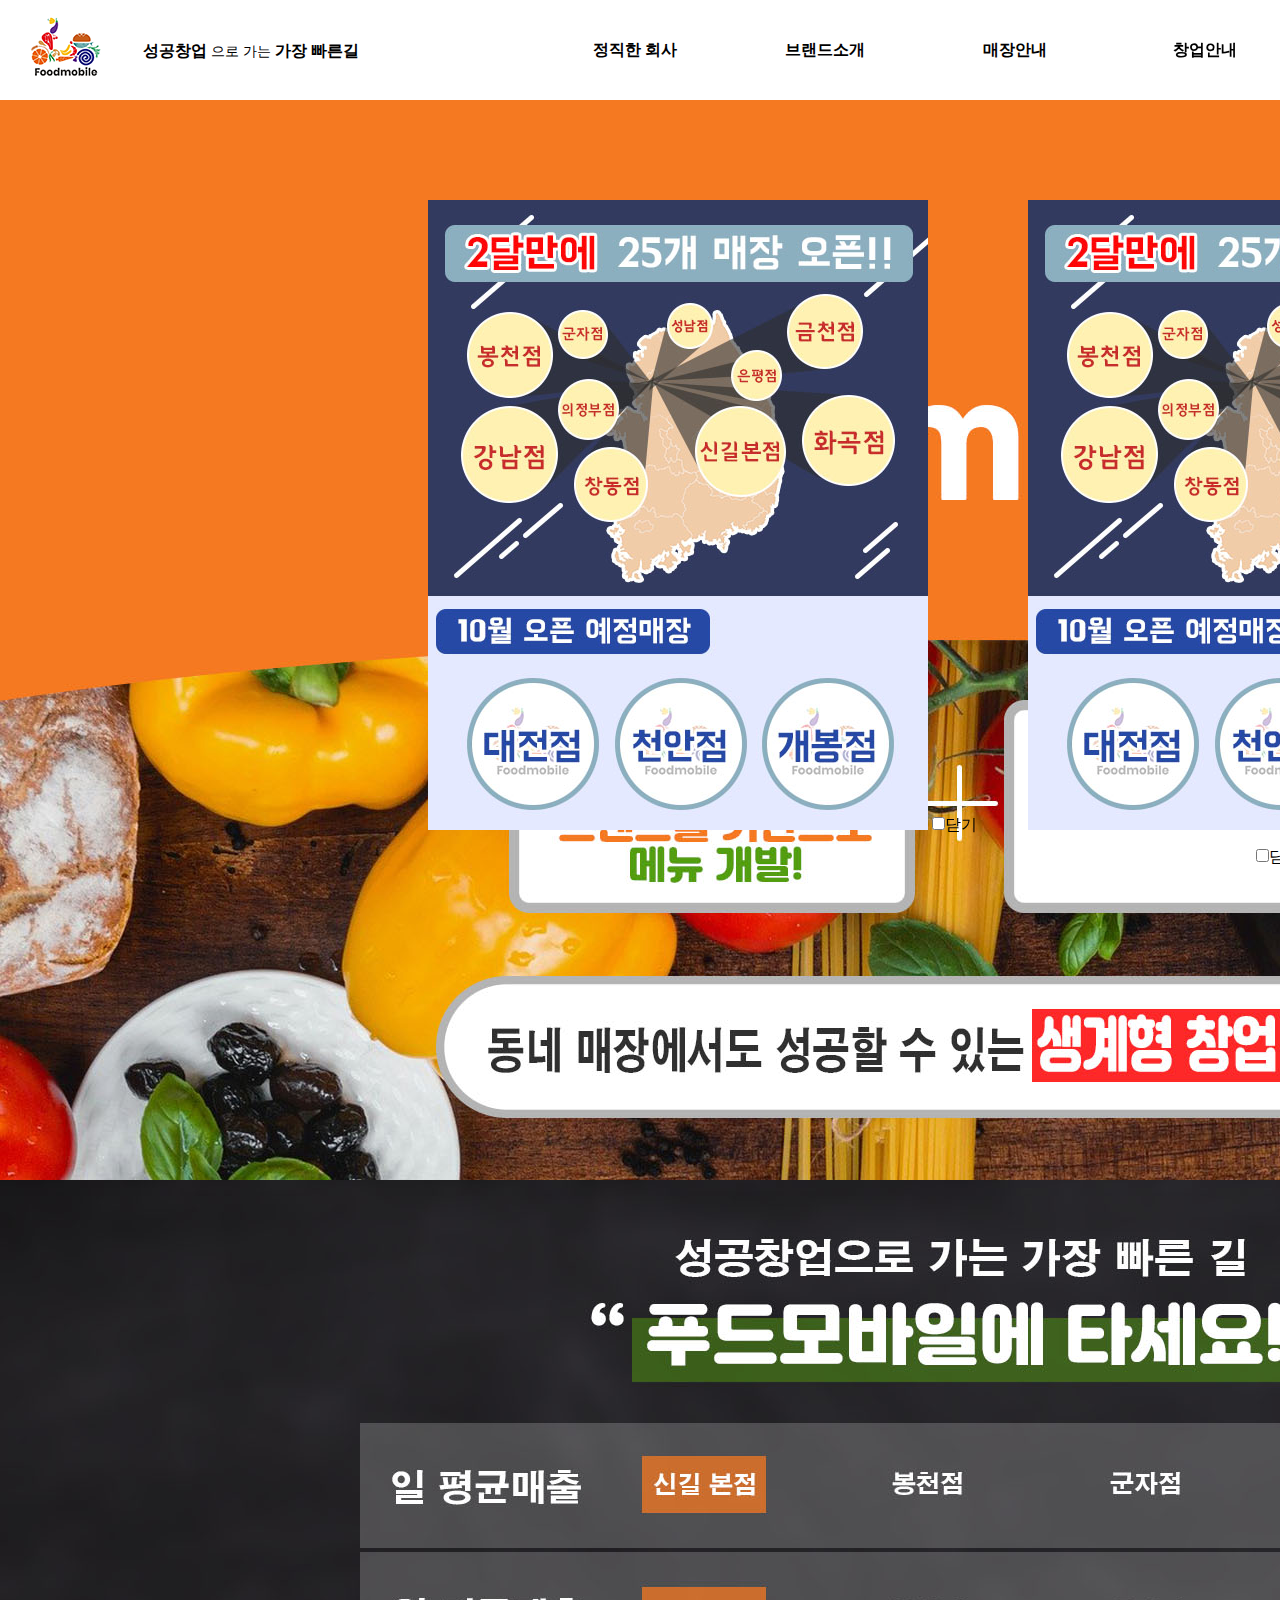
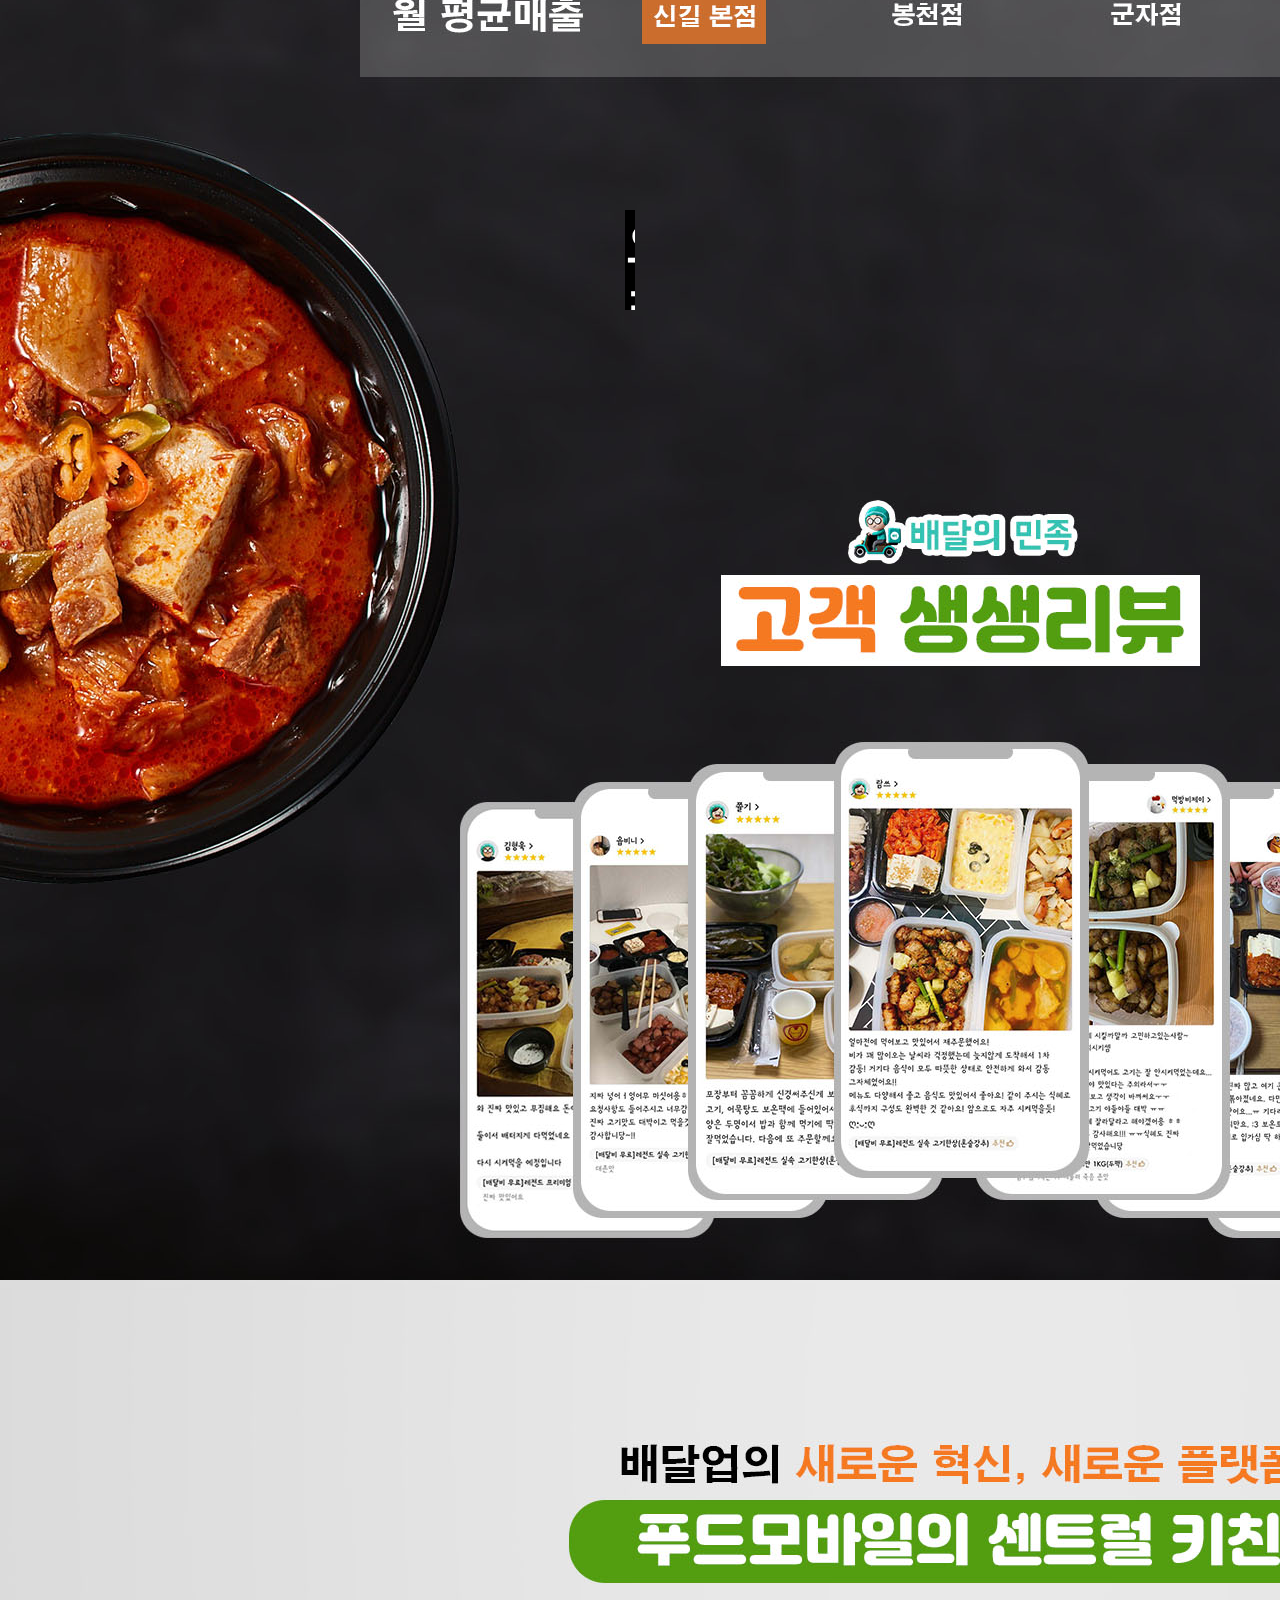
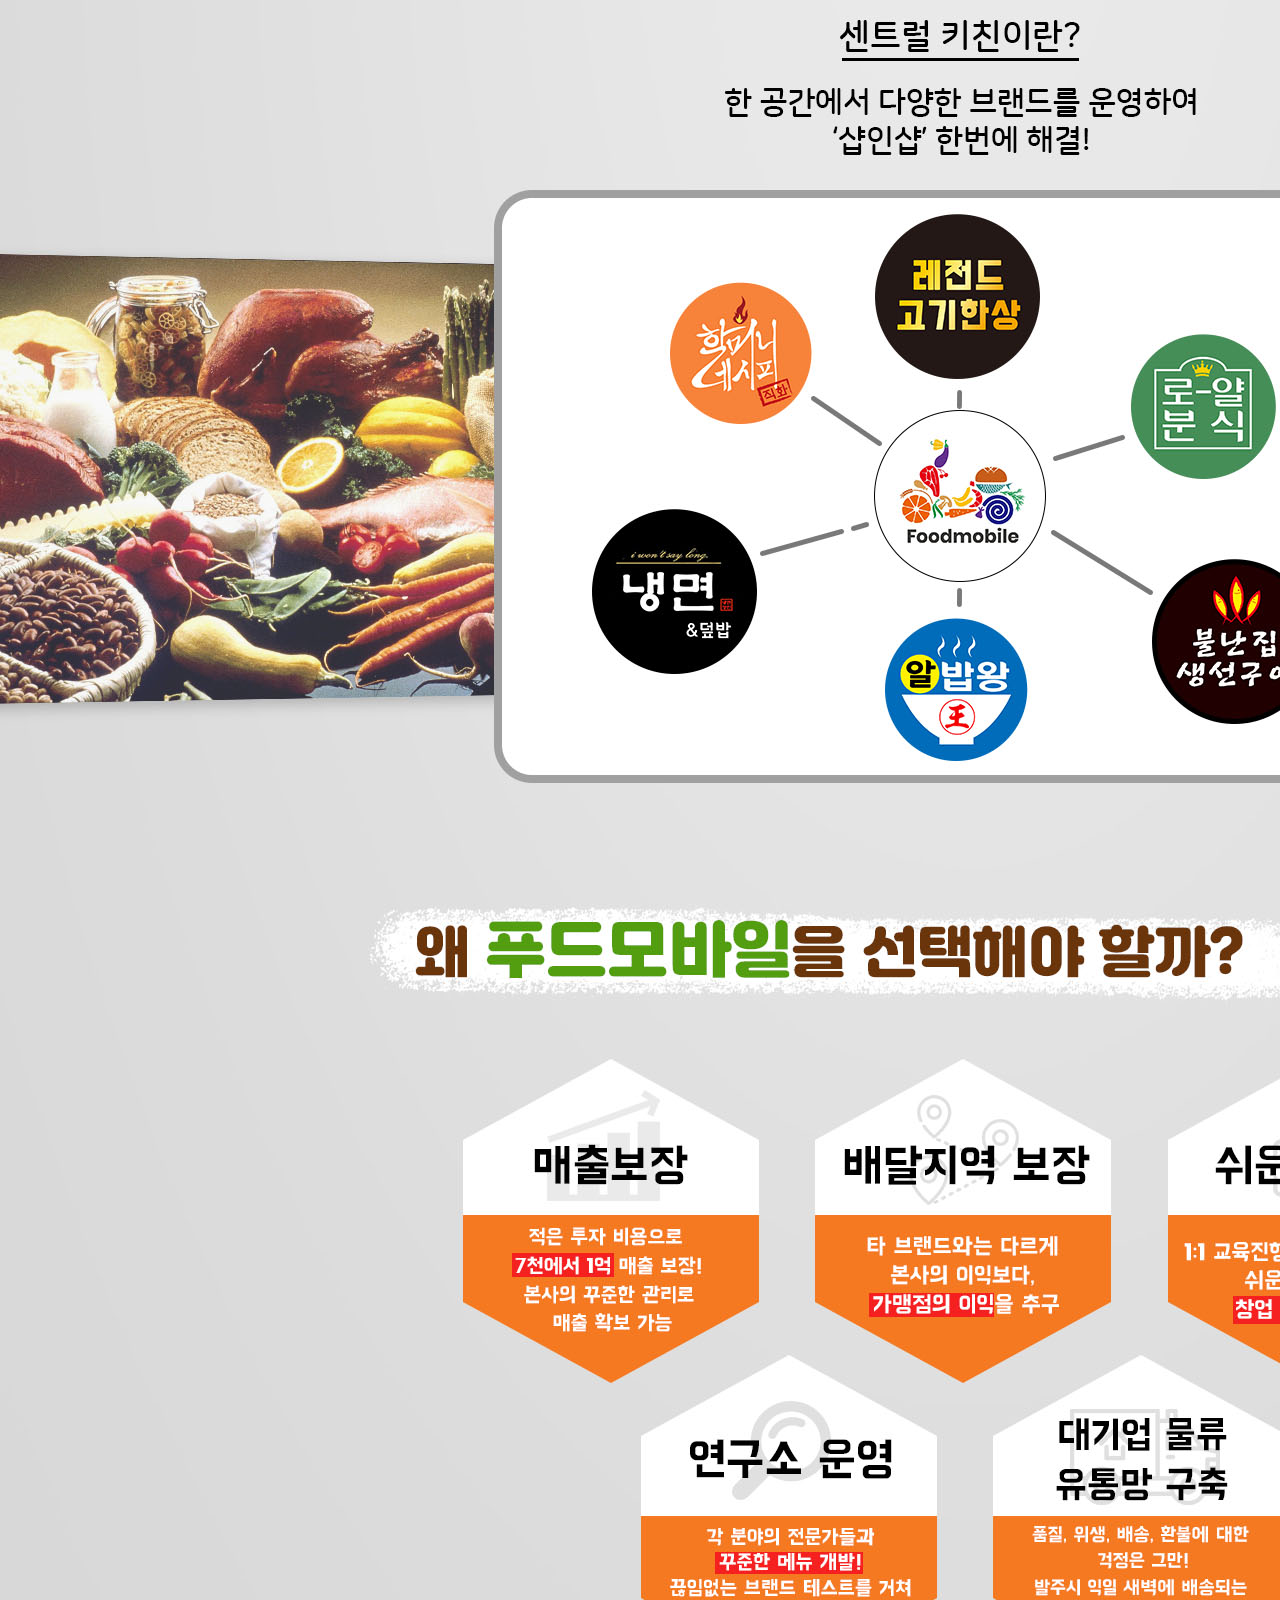
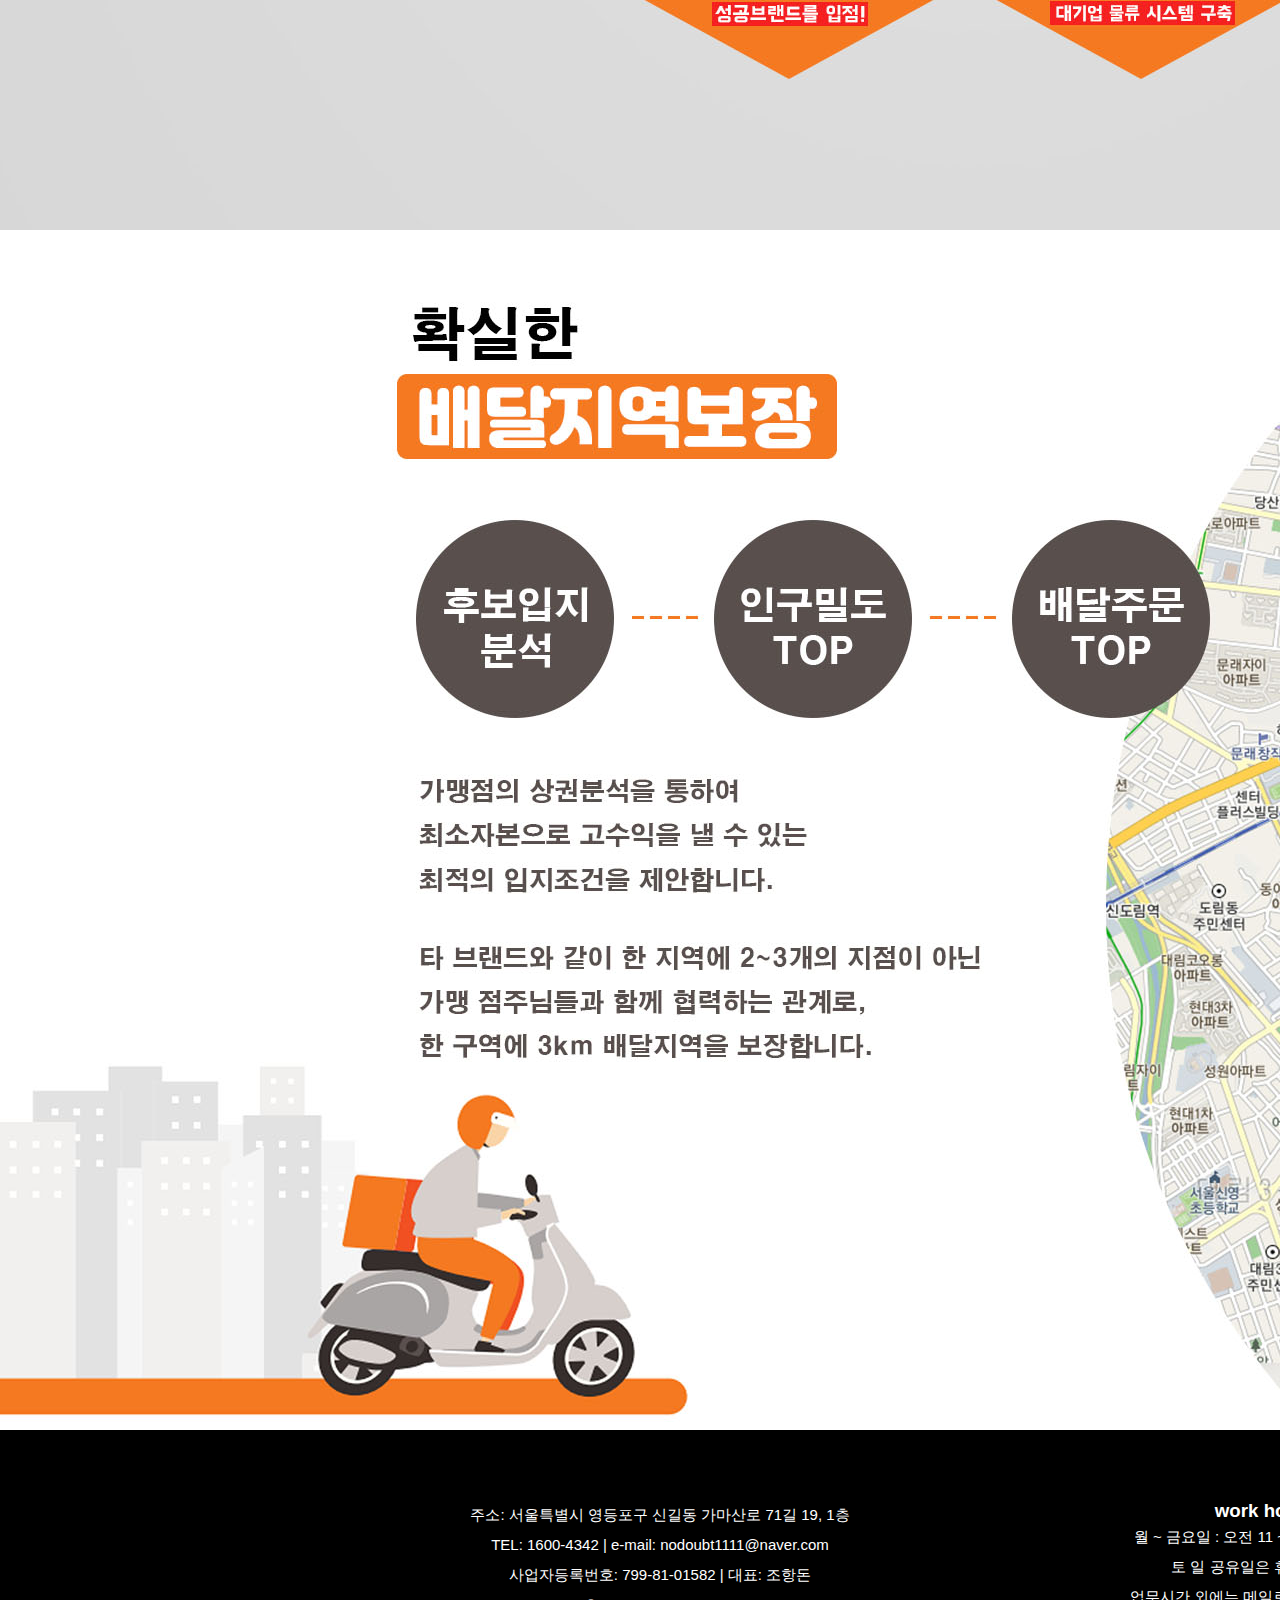
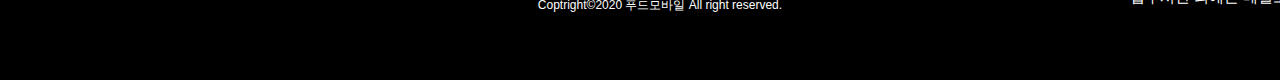
<file: index.html>
<!DOCTYPE html>
<html lang="en">
<head>
    <meta charset="UTF-8">
    <meta name="viewport" content="width=device-width, initial-scale=1.0">
   
    <title>푸드모바일</title>
    <link rel="stylesheet" href="./css/style.css">
    <script src="https://ajax.googleapis.com/ajax/libs/jquery/3.5.1/jquery.min.js"></script>
    <script src="./js/main.js"></script>

</head>
<body>

    <!-- <div id="pop_99" style="top: 200px; right: 30px; width: 500px; height: 800px; position: absolute; overflow: hidden;">
        <div id="pop" class="pop">
            <ul class="swiper-wrapper">
                <li class="swiper-slide">
                    <a href="" target="_blank">
                        <img src="./image/popup.jpg" style="width: 100%; height: 630px;">
                    </a>
                </li>
            </ul>
            <div class="box">
                <div id="check_99" class="check">
                    <input type="radio" name="chkbox">오늘 하루동안 보지 않기
                </div>
                <div id="close_99" class="close" style="margin: auto; cursor: pointer; float: right;" onclick="javascript:closePop('99');">닫기</div>
            </div>
        </div>
    </div>
     
    <script type="text/javascript">
        //쿠키정보
        cookiedata = document.cookie; 
        //alert(cookiedata);
        
        //쿠키값에 따른 팝업 노출 처리
        
        PopVisible('0');
        
        PopVisible('0');
        
    
        //팝업 노출
        function PopVisible(pPopIdx){
        if (cookiedata.indexOf("pop_"+pPopIdx+"=done") < 0 ){
            $("#pop_"+pPopIdx+", .pop_"+pPopIdx).css({'visibility':'visible'});
        }else{
            $("#pop_"+pPopIdx).remove();
            closeMask();
        }
        }

        //팝업닫기
        function closePop(pDivPopIdx) { 
    
        //오늘 하루동안 보지 않기 체크
        if($("#check_"+pDivPopIdx+" input:radio[name='chkbox']").is(":checked")){
            //쿠키설정
            setCookie("pop_"+pDivPopIdx, "done" , 1); 
        }

        //팝업 없애기
        $("#pop_"+pDivPopIdx).remove();

        //마스크 체크
        closeMask(); 
    
        }

        //쿠키설정
        function setCookie( name, value, expiredays ) { 
        var todayDate = new Date(); 
        todayDate.setDate(todayDate.getDate() + expiredays); 
        document.cookie = name + "=" + escape( value ) + "; path=/; expires=" + todayDate.toGMTString() + ";" 
        }

        //Mask 닫기
        function closeMask() {

        //노출되는 팝업이 없는 경우 없애기
        if($('div[id^=pop_]').length == 0){
            $("#mask").hide();
        }
        }
    </script> -->
   
    <div class="right">

    </div>


    <div id="div_laypopup" align="center" style="display:block;border-width:0px; z-index: 99999; position: absolute;left:428px; top:200px;">
        <img src="./image/popup.jpg" alt="">
        <input type="checkbox" name="close" value="OK" onclick="javascript:closeWin('div_laypopup', 1);"/>닫기
     </div>

     <script type="text/javascript">
           openWin('div_laypopup');  
    </script>
    <div id="div_laypopup2" align="center" style="display:block;border-width:0px; z-index: 99999; position: absolute;left:1028px; top:200px;">
        <img src="./image/popup.jpg" alt="">
        <input type="checkbox" name="close" value="OK" onclick="javascript:closeWin('div_laypopup2', 1);"/>닫기
     </div>

     <script type="text/javascript">
           openWin('div_laypopup2');  
    </script>

<script language="javascript" type="text/javascript">        
    // 창열기  
    function openWin( winName ) {  
       var blnCookie    = getCookie( winName );  
       var obj = eval( "window." + winName );  
       if( !blnCookie ) {  
           obj.style.display = "block";  
       }
    }  
      
    // 창닫기  
    function closeWin(winName, expiredays) {   
       setCookie( winName, "done" , expiredays);   
       var obj = eval( "window." + winName );  
       obj.style.display = "none";  
    }  
    function closeWinAt00(winName, expiredays) {   
       setCookieAt00( winName, "done" , expiredays);   
       var obj = eval( "window." + winName );  
       obj.style.display = "none";  
    }  
      
    // 쿠키 가져오기  
    function getCookie( name ) {  
       var nameOfCookie = name + "=";  
       var x = 0;  
       while ( x <= document.cookie.length )  
       {  
           var y = (x+nameOfCookie.length);  
           if ( document.cookie.substring( x, y ) == nameOfCookie ) {  
               if ( (endOfCookie=document.cookie.indexOf( ";", y )) == -1 )  
                   endOfCookie = document.cookie.length;  
               return unescape( document.cookie.substring( y, endOfCookie ) );  
           }  
           x = document.cookie.indexOf( " ", x ) + 1;  
           if ( x == 0 )  
               break;  
       }  
       return "";  
    }  
      
      
    // 24시간 기준 쿠키 설정하기  
    // expiredays 후의 클릭한 시간까지 쿠키 설정  
    function setCookie( name, value, expiredays ) {   
       var todayDate = new Date();   
       todayDate.setDate( todayDate.getDate() + expiredays );   
       document.cookie = name + "=" + escape( value ) + "; path=/; expires=" + todayDate.toGMTString() + ";"   
    }  
      
    // 00:00 시 기준 쿠키 설정하기  
    // expiredays 의 새벽  00:00:00 까지 쿠키 설정  
    function setCookieAt00( name, value, expiredays ) {   
        var todayDate = new Date();   
        todayDate = new Date(parseInt(todayDate.getTime() / 86400000) * 86400000 + 54000000);  
        if ( todayDate > new Date() )  
        {  
        expiredays = expiredays - 1;  
        }  
        todayDate.setDate( todayDate.getDate() + expiredays );   
         document.cookie = name + "=" + escape( value ) + "; path=/; expires=" + todayDate.toGMTString() + ";"   
      }  
    </script>  
<script language="javascript" type="text/javascript">        
    // 창열기  
    function openWin( winName ) {  
       var blnCookie    = getCookie( winName );  
       var obj = eval( "window." + winName );  
       if( !blnCookie ) {  
           obj.style.display = "block";  
       }
    }  
      
    // 창닫기  
    function closeWin(winName, expiredays) {   
       setCookie( winName, "done" , expiredays);   
       var obj = eval( "window." + winName );  
       obj.style.display = "none";  
    }  
    function closeWinAt00(winName, expiredays) {   
       setCookieAt00( winName, "done" , expiredays);   
       var obj = eval( "window." + winName );  
       obj.style.display = "none";  
    }  
      
    // 쿠키 가져오기  
    function getCookie( name ) {  
       var nameOfCookie = name + "=";  
       var x = 0;  
       while ( x <= document.cookie.length )  
       {  
           var y = (x+nameOfCookie.length);  
           if ( document.cookie.substring( x, y ) == nameOfCookie ) {  
               if ( (endOfCookie=document.cookie.indexOf( ";", y )) == -1 )  
                   endOfCookie = document.cookie.length;  
               return unescape( document.cookie.substring( y, endOfCookie ) );  
           }  
           x = document.cookie.indexOf( " ", x ) + 1;  
           if ( x == 0 )  
               break;  
       }  
       return "";  
    }  
      
      
    // 24시간 기준 쿠키 설정하기  
    // expiredays 후의 클릭한 시간까지 쿠키 설정  
    function setCookie( name, value, expiredays ) {   
       var todayDate = new Date();   
       todayDate.setDate( todayDate.getDate() + expiredays );   
       document.cookie = name + "=" + escape( value ) + "; path=/; expires=" + todayDate.toGMTString() + ";"   
    }  
      
    // 00:00 시 기준 쿠키 설정하기  
    // expiredays 의 새벽  00:00:00 까지 쿠키 설정  
    function setCookieAt00( name, value, expiredays ) {   
        var todayDate = new Date();   
        todayDate = new Date(parseInt(todayDate.getTime() / 86400000) * 86400000 + 54000000);  
        if ( todayDate > new Date() )  
        {  
        expiredays = expiredays - 1;  
        }  
        todayDate.setDate( todayDate.getDate() + expiredays );   
         document.cookie = name + "=" + escape( value ) + "; path=/; expires=" + todayDate.toGMTString() + ";"   
      }  
    </script>  


    <header>
        <div>
            <h1><a href="./index.html"><img src="./image/logo.png" alt=""></a></h1>
            <div class="text">
                <ul>
                    <li><h3>성공창업</h3></li>
                    <li>으로 가는</li>
                    <li><h3>가장 빠른길</h3></li>
                </ul>
            </div>
            <div class="menu">
                <ul class="depth1">
                    <li>
                        <a href="./index.html">정직한 회사</a>
                        <ul class="depth2">
                            <li><a href="./ceo.html">CEO인사말</a></li>
                            <li><a href="./company.html">회사소개</a></li>
                            <li><a href="./bici.html">BI.CI</a></li>
                            <li><a href="./road.html">오시는길</a></li>
                        </ul>
                    </li>
                    <li class="menu_depth">
                        <a href="./menu.html">브랜드소개</a>
                        <ul class="depth2">
                            <li><a href="./menu.html"><img src="./image/logo1.png" style="margin-top: 10px;"> 레전드 고기한상</a></li>
                            <li><a href="./menu2.html"><img src="./image/logo2.png" alt=""> 긴말하지 않겠다 냉면</a></li>
                            <li><a href="./menu3.html"><img src="./image/logo3.png"> 알밥왕</a></li>
                            <li><a href="./menu4.html"><img src="./image/logo4.png" alt=""> 할머니레시피 & 직화</a></li>
                            <li><a href="./menu5.html"><img src="./image/logo5.png" alt=""> 로얄분식</a></li>
                            <li><a href="./menu6.html"><img src="./image/logo6.png" alt=""> 불난집 생선구이</a></li>
                        </ul>
                    </li>
                    <li><a href="./place.html">매장안내</a></li>
                    <li>
                        <a href="./info.html">창업안내</a>
                        <ul class="depth2">
                            <li><a href="./info.html">창업절차</a></li>
                            <li><a href="./submit.html">창업문의</a></li>
                        </ul>
                    </li>
                </ul>
            </div>
        </div>
    </header>
    
    <section id="visual">
        <div class="main_visual">
            <img src="./image/title.jpg" alt="">
        </div>
        <div class="main_visual2">
            <img src="./image/review.jpg" alt="">
            <div class="text">
                <h1>오픈 2달만에 매출 1억 달성!!</h1>
            </div>
        </div>
    </section>
    
    <section id="content">
        <div class="content_img">
            <img src="./image/foodmobile2.jpg" alt="">
        </div>
        <div class="map">
            <img src="./image/map.jpg" alt="">
        </div>
    </section>

    <div class="link">
        <a href="#" class="top">TOP</a>
    </div>

    <footer id="main_footer">
        <div class="footer-wap">
            <div class="first">
                <p>주소: 서울특별시 영등포구 신길동 가마산로 71길 19, 1층</p>
                <p>TEL: 1600-4342 | e-mail: nodoubt1111@naver.com</p>
                <p>사업자등록번호: 799-81-01582 | 대표: 조항돈</p>
                <span>Coptright©2020 푸드모바일 All right reserved.</span>
            </div>
            <div class="second">
                <h3>work hour</h3>
                <p>월 ~ 금요일 : 오전 11 ~ 오후 08시까지</p>
                <p>토 일 공유일은 휴뮤입니다</p>
                <p>업무시간 외에는 메일로 문의 바랍니다.</p>
            </div>
        </div>
    </footer>
</body>
</html>
</file>
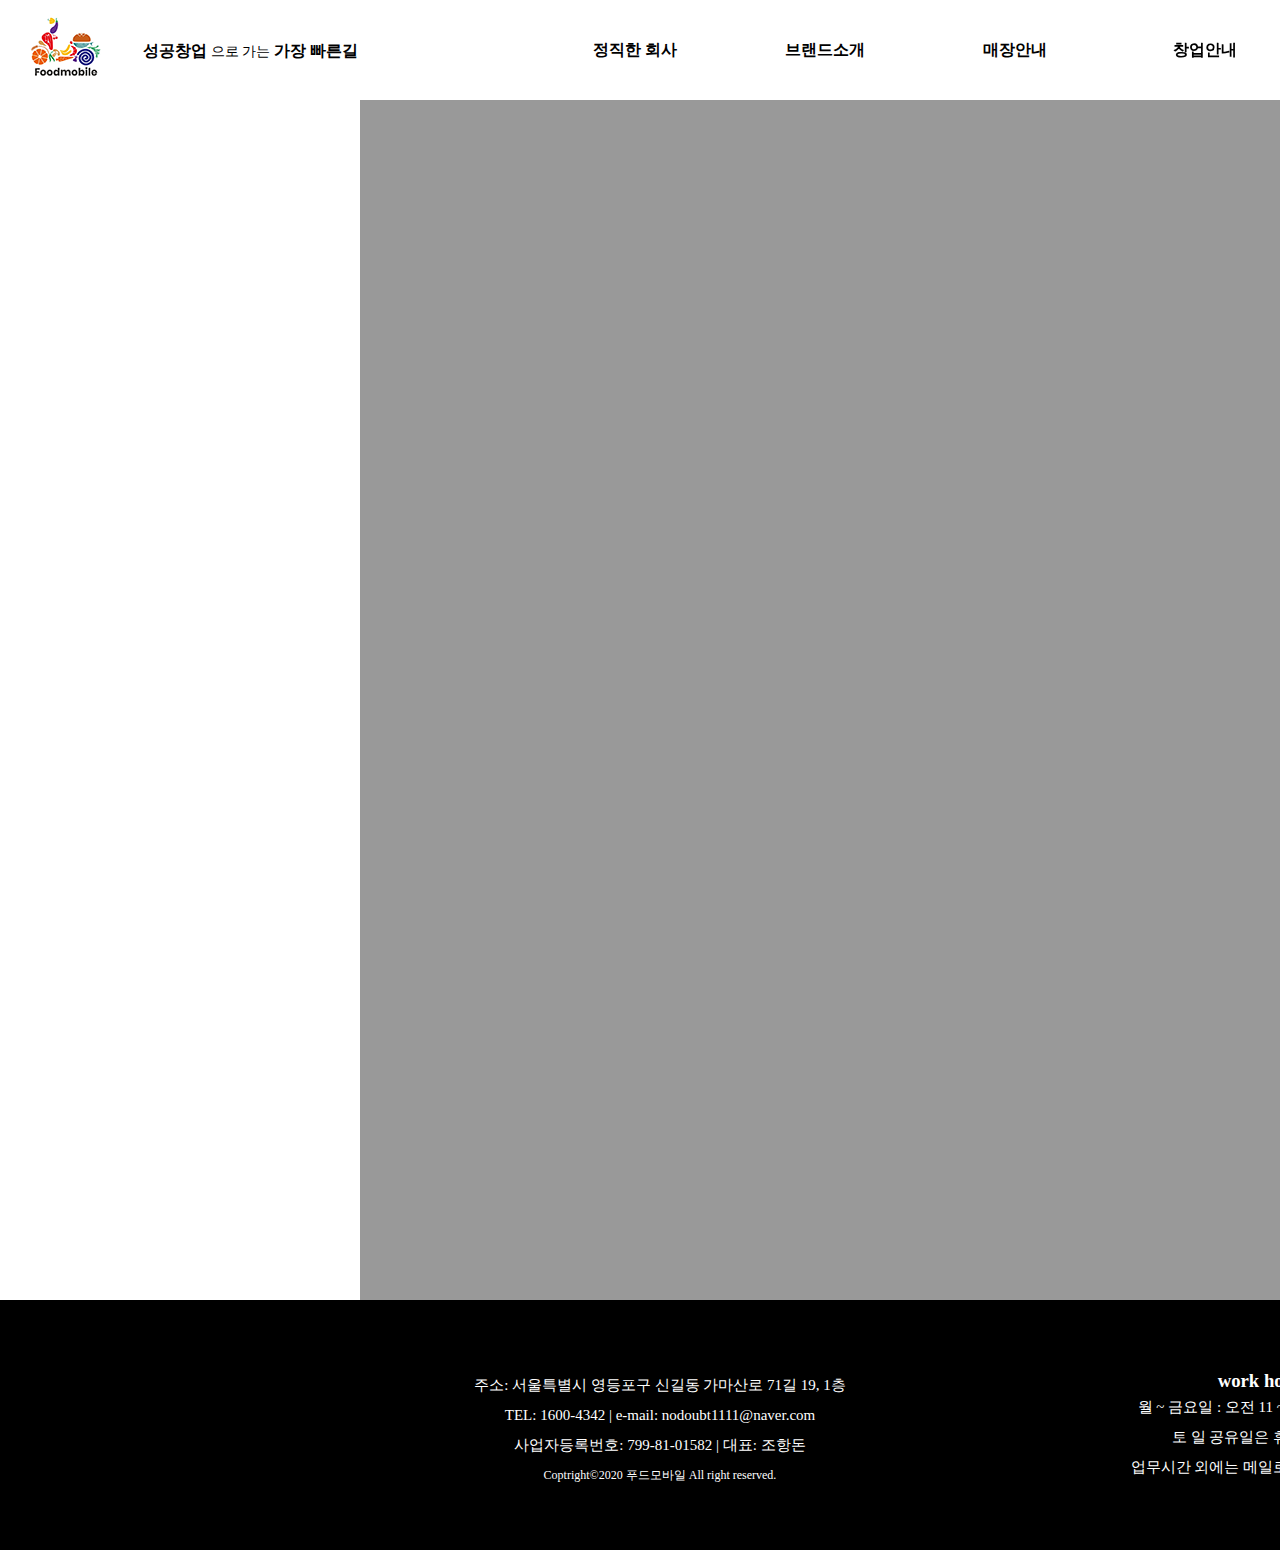
<file: bici.html>
<!DOCTYPE html>
<html lang="en">
<head>
    <meta charset="UTF-8">
    <meta name="viewport" content="width=device-width, initial-scale=1.0">
    <title>BI.CI</title>
    <link rel="stylesheet" href="./css/ceo.css">
</head>
<body>
    <header>
        <div>
            <h1><a href="./index.html"><img src="./image/logo.png" alt=""></a></h1>
            <div class="text">
                <ul>
                    <li><h3>성공창업</h3></li>
                    <li>으로 가는</li>
                    <li><h3>가장 빠른길</h3></li>
                </ul>
            </div>
            <div class="menu">
                <ul class="depth1">
                    <li>
                        <a href="./index.html">정직한 회사</a>
                        <ul class="depth2">
                            <li><a href="./ceo.html">CEO인사말</a></li>
                            <li><a href="./company.html">회사소개</a></li>
                            <li><a href="./bici.html">BI.CI</a></li>
                            <li><a href="./road.html">오시는길</a></li>
                        </ul>
                      
                    </li>
                    <li class="menu_depth">
                        <a href="./menu.html">브랜드소개</a>
                        <ul class="depth2">
                            <li><a href="./menu.html"><img src="./image/logo1.png" style="margin-top: 10px;"> 레전드 고기한상</a></li>
                            <li><a href="./menu2.html"><img src="./image/logo2.png" alt=""> 긴말하지 않겠다 냉면</a></li>
                            <li><a href="./menu3.html"><img src="./image/logo3.png"> 알밥왕</a></li>
                            <li><a href="./menu4.html"><img src="./image/logo4.png" alt=""> 할머니레시피 & 직화</a></li>
                            <li><a href="./menu5.html"><img src="./image/logo5.png" alt=""> 로얄분식</a></li>
                            <li><a href="./menu6.html"><img src="./image/logo6.png" alt=""> 불난집 생선구이</a></li>
                        </ul>
                    </li>
                    <li><a href="./place.html">매장안내</a></li>
                    <li>
                        <a href="./info.html">창업안내</a>
                        <ul class="depth2">
                            <li><a href="./info.html">창업절차</a></li>
                            <li><a href="./submit.html">창업문의</a></li>
                        </ul>
                    </li>
                </ul>
            </div>
        </div>
    </header>
    <section id="content">
        <div></div>
    </section>
    <footer id="main_footer">
        <div class="footer-wap">
            <div class="first">
                <p>주소: 서울특별시 영등포구 신길동 가마산로 71길 19, 1층</p>
                <p>TEL: 1600-4342 | e-mail: nodoubt1111@naver.com</p>
                <p>사업자등록번호: 799-81-01582 | 대표: 조항돈</p>
                <span>Coptright©2020 푸드모바일 All right reserved.</span>
            </div>
            <div class="second">
                <h3>work hour</h3>
                <p>월 ~ 금요일 : 오전 11 ~ 오후 08시까지</p>
                <p>토 일 공유일은 휴뮤입니다</p>
                <p>업무시간 외에는 메일로 문의 바랍니다.</p>
            </div>
        </div>
        
    </footer>
</body>
</html>
</file>
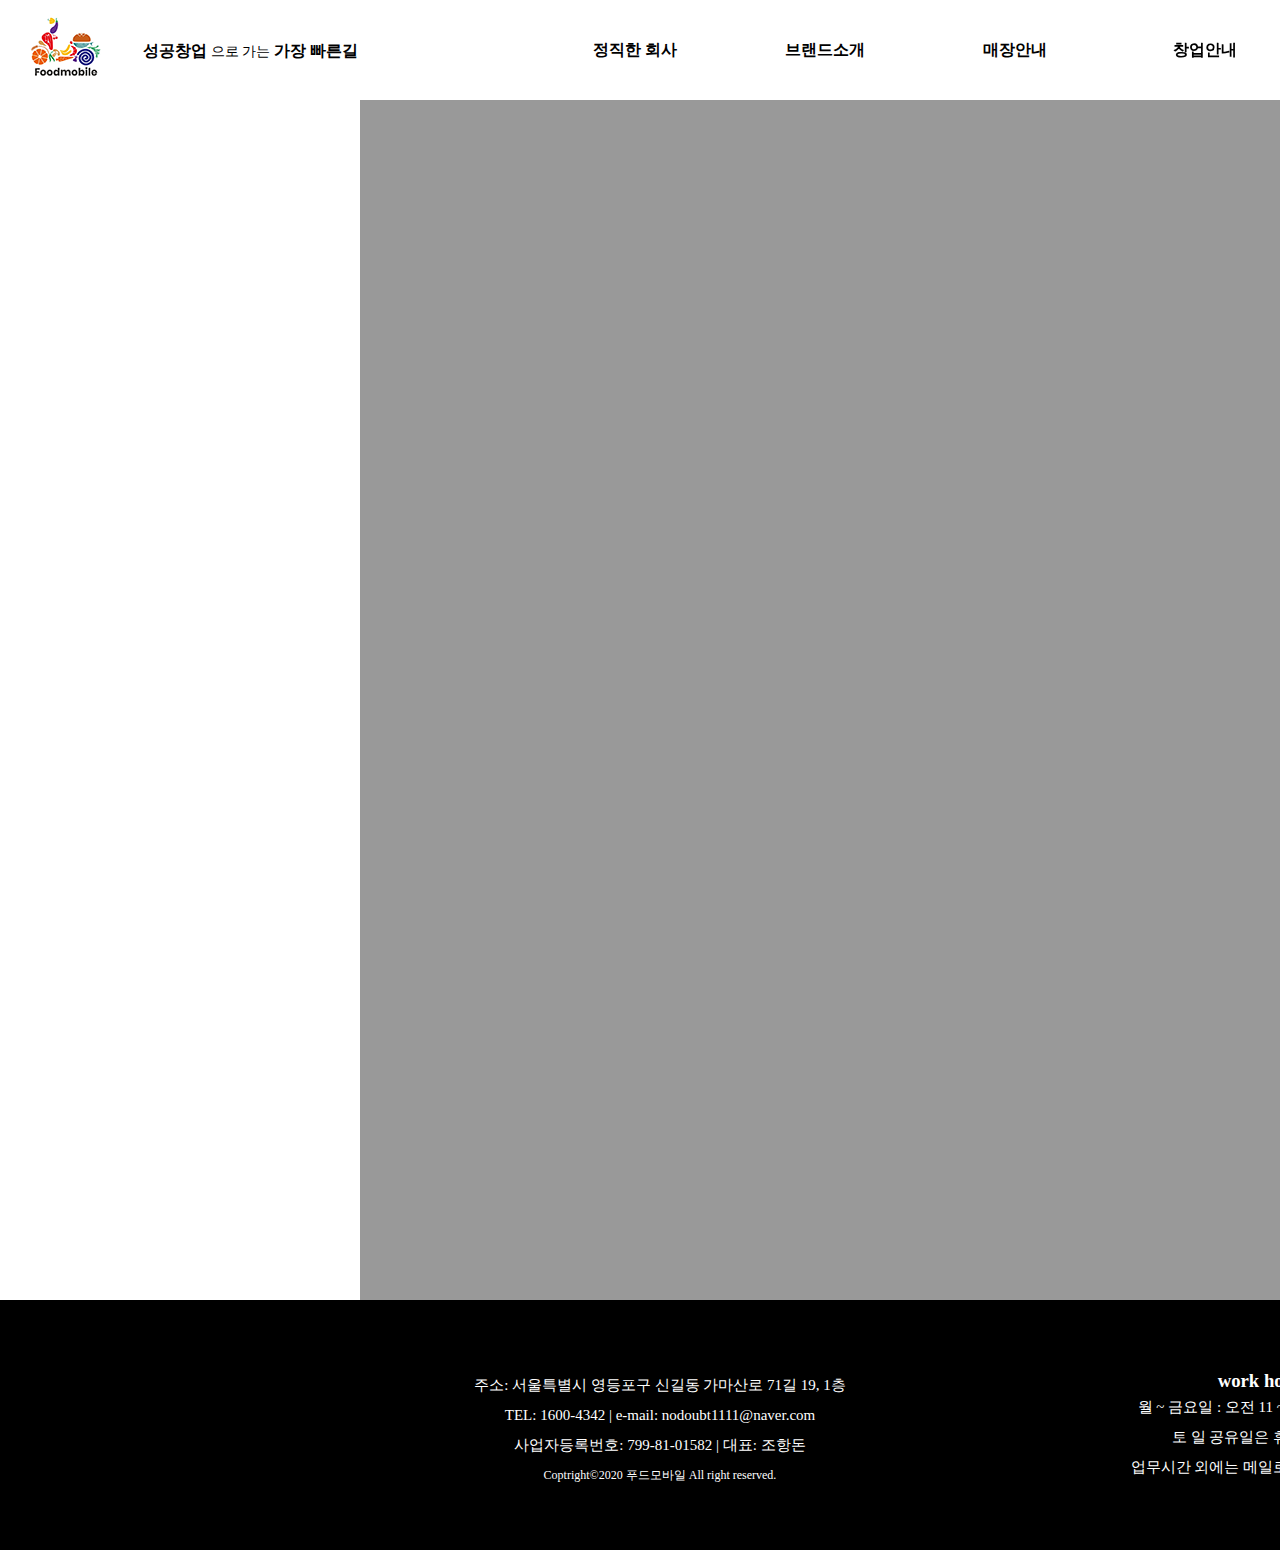
<file: ceo.html>
<!DOCTYPE html>
<html lang="en">
<head>
    <meta charset="UTF-8">
    <meta name="viewport" content="width=device-width, initial-scale=1.0">
    <title>CEO인사말</title>
    <link rel="stylesheet" href="./css/ceo.css">
</head>
<body>
    <header>
        <div>
            <h1><a href="./index.html"><img src="./image/logo.png" alt=""></a></h1>
            <div class="text">
                <ul>
                    <li><h3>성공창업</h3></li>
                    <li>으로 가는</li>
                    <li><h3>가장 빠른길</h3></li>
                </ul>
            </div>
            <div class="menu">
                <ul class="depth1">
                    <li>
                        <a href="./index.html">정직한 회사</a>
                        <ul class="depth2">
                            <li><a href="./ceo.html">CEO인사말</a></li>
                            <li><a href="./company.html">회사소개</a></li>
                            <li><a href="./bici.html">BI.CI</a></li>
                            <li><a href="./road.html">오시는길</a></li>
                        </ul>
                      
                    </li>
                    <li class="menu_depth">
                        <a href="./menu.html">브랜드소개</a>
                        <ul class="depth2">
                            <li><a href="./menu.html"><img src="./image/logo1.png" style="margin-top: 10px;"> 레전드 고기한상</a></li>
                            <li><a href="./menu2.html"><img src="./image/logo2.png" alt=""> 긴말하지 않겠다 냉면</a></li>
                            <li><a href="./menu3.html"><img src="./image/logo3.png"> 알밥왕</a></li>
                            <li><a href="./menu4.html"><img src="./image/logo4.png" alt=""> 할머니레시피 & 직화</a></li>
                            <li><a href="./menu5.html"><img src="./image/logo5.png" alt=""> 로얄분식</a></li>
                            <li><a href="./menu6.html"><img src="./image/logo6.png" alt=""> 불난집 생선구이</a></li>
                        </ul>
                    </li>
                    <li><a href="./place.html">매장안내</a></li>
                    <li>
                        <a href="./info.html">창업안내</a>
                        <ul class="depth2">
                            <li><a href="./info.html">창업절차</a></li>
                            <li><a href="./submit.html">창업문의</a></li>
                        </ul>
                    </li>
                </ul>
            </div>
        </div>
    </header>
    <section id="content">
        <div></div>
    </section>
    <footer id="main_footer">
        <div class="footer-wap">
            <div class="first">
                <p>주소: 서울특별시 영등포구 신길동 가마산로 71길 19, 1층</p>
                <p>TEL: 1600-4342 | e-mail: nodoubt1111@naver.com</p>
                <p>사업자등록번호: 799-81-01582 | 대표: 조항돈</p>
                <span>Coptright©2020 푸드모바일 All right reserved.</span>
            </div>
            <div class="second">
                <h3>work hour</h3>
                <p>월 ~ 금요일 : 오전 11 ~ 오후 08시까지</p>
                <p>토 일 공유일은 휴뮤입니다</p>
                <p>업무시간 외에는 메일로 문의 바랍니다.</p>
            </div>
        </div>
        
    </footer>
</body>
</html>
</file>
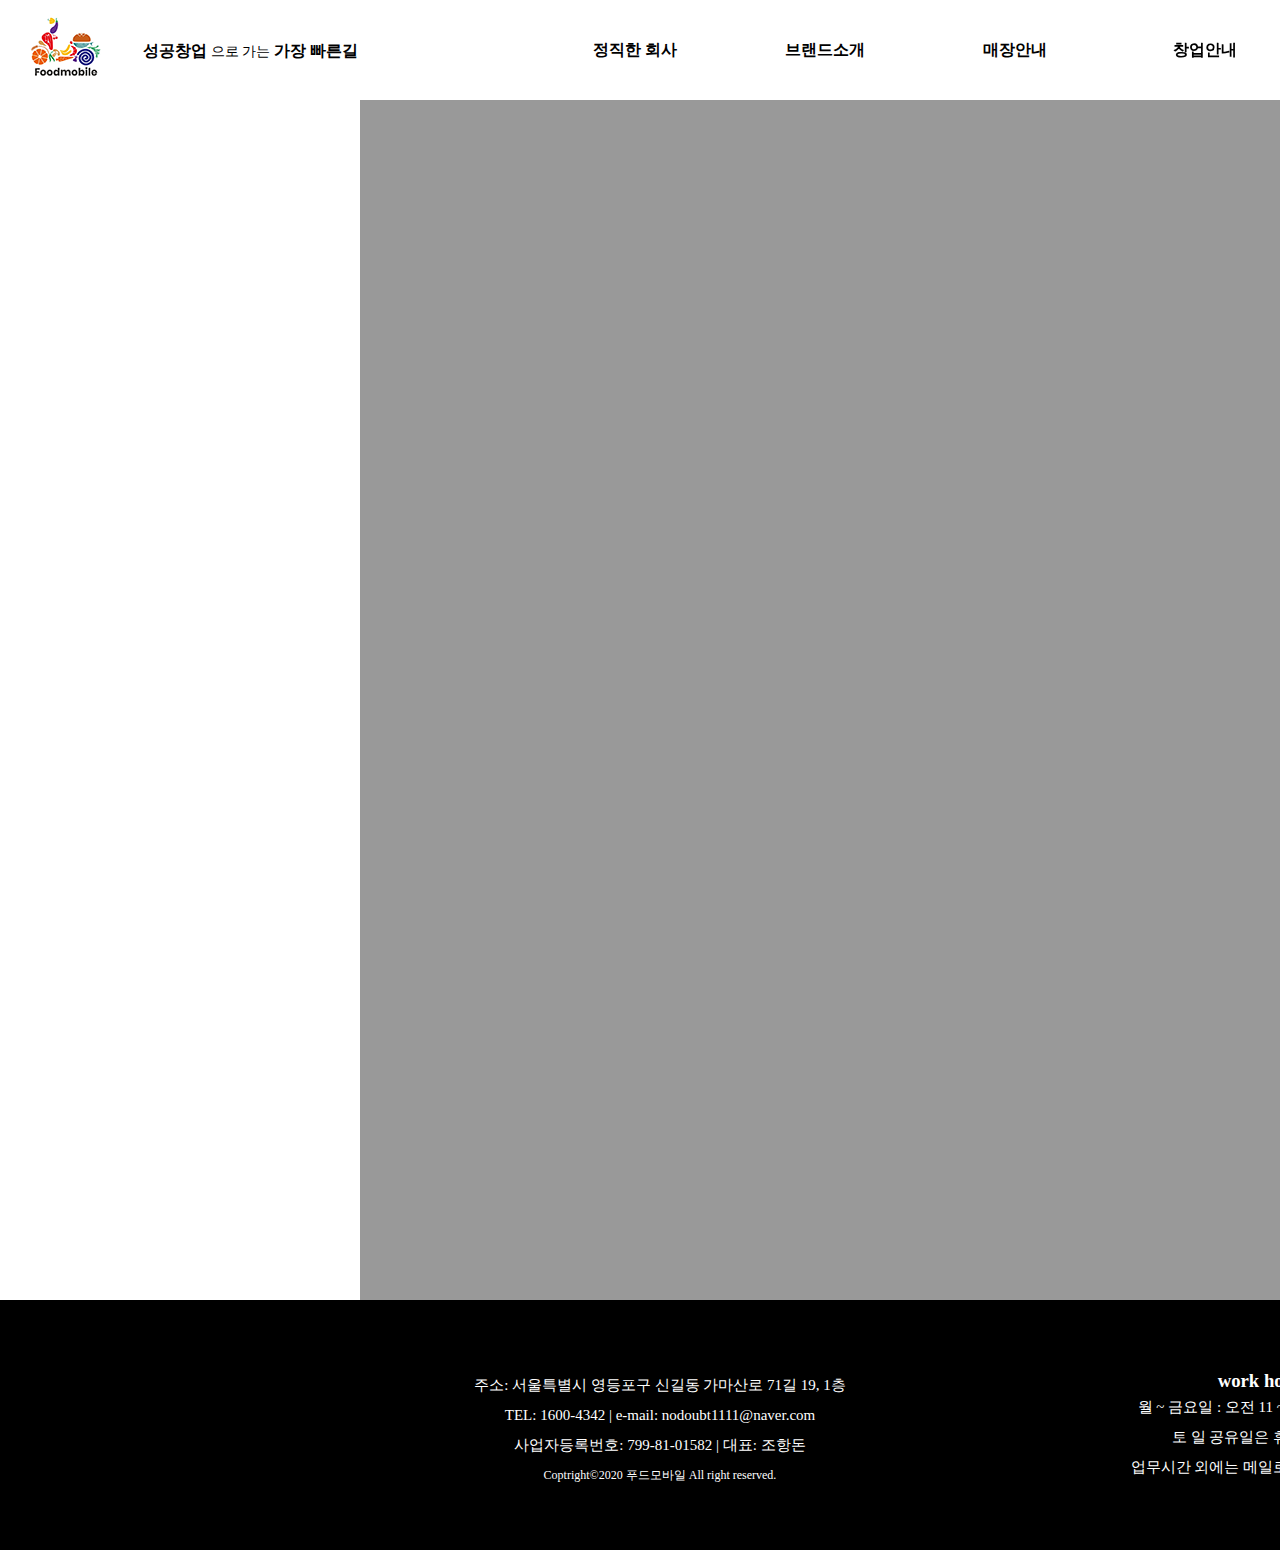
<file: company.html>
<!DOCTYPE html>
<html lang="en">
<head>
    <meta charset="UTF-8">
    <meta name="viewport" content="width=device-width, initial-scale=1.0">
    <title>회사소개</title>
    <link rel="stylesheet" href="./css/ceo.css">
</head>
<body>
    <header>
        <div>
            <h1><a href="./index.html"><img src="./image/logo.png" alt=""></a></h1>
            <div class="text">
                <ul>
                    <li><h3>성공창업</h3></li>
                    <li>으로 가는</li>
                    <li><h3>가장 빠른길</h3></li>
                </ul>
            </div>
            <div class="menu">
                <ul class="depth1">
                    <li>
                        <a href="./index.html">정직한 회사</a>
                        <ul class="depth2">
                            <li><a href="./ceo.html">CEO인사말</a></li>
                            <li><a href="./company.html">회사소개</a></li>
                            <li><a href="./bici.html">BI.CI</a></li>
                            <li><a href="./road.html">오시는길</a></li>
                        </ul>
                      
                    </li>
                    <li class="menu_depth">
                        <a href="./menu.html">브랜드소개</a>
                        <ul class="depth2">
                            <li><a href="./menu.html"><img src="./image/logo1.png" style="margin-top: 10px;"> 레전드 고기한상</a></li>
                            <li><a href="./menu2.html"><img src="./image/logo2.png" alt=""> 긴말하지 않겠다 냉면</a></li>
                            <li><a href="./menu3.html"><img src="./image/logo3.png"> 알밥왕</a></li>
                            <li><a href="./menu4.html"><img src="./image/logo4.png" alt=""> 할머니레시피 & 직화</a></li>
                            <li><a href="./menu5.html"><img src="./image/logo5.png" alt=""> 로얄분식</a></li>
                            <li><a href="./menu6.html"><img src="./image/logo6.png" alt=""> 불난집 생선구이</a></li>
                        </ul>
                    </li>
                    <li><a href="./place.html">매장안내</a></li>
                    <li>
                        <a href="./info.html">창업안내</a>
                        <ul class="depth2">
                            <li><a href="./info.html">창업절차</a></li>
                            <li><a href="./submit.html">창업문의</a></li>
                        </ul>
                    </li>
                </ul>
            </div>
        </div>
    </header>
    <section id="content">
        <div></div>
    </section>
    <footer id="main_footer">
        <div class="footer-wap">
            <div class="first">
                <p>주소: 서울특별시 영등포구 신길동 가마산로 71길 19, 1층</p>
                <p>TEL: 1600-4342 | e-mail: nodoubt1111@naver.com</p>
                <p>사업자등록번호: 799-81-01582 | 대표: 조항돈</p>
                <span>Coptright©2020 푸드모바일 All right reserved.</span>
            </div>
            <div class="second">
                <h3>work hour</h3>
                <p>월 ~ 금요일 : 오전 11 ~ 오후 08시까지</p>
                <p>토 일 공유일은 휴뮤입니다</p>
                <p>업무시간 외에는 메일로 문의 바랍니다.</p>
            </div>
        </div>
        
    </footer>
</body>
</html>
</file>
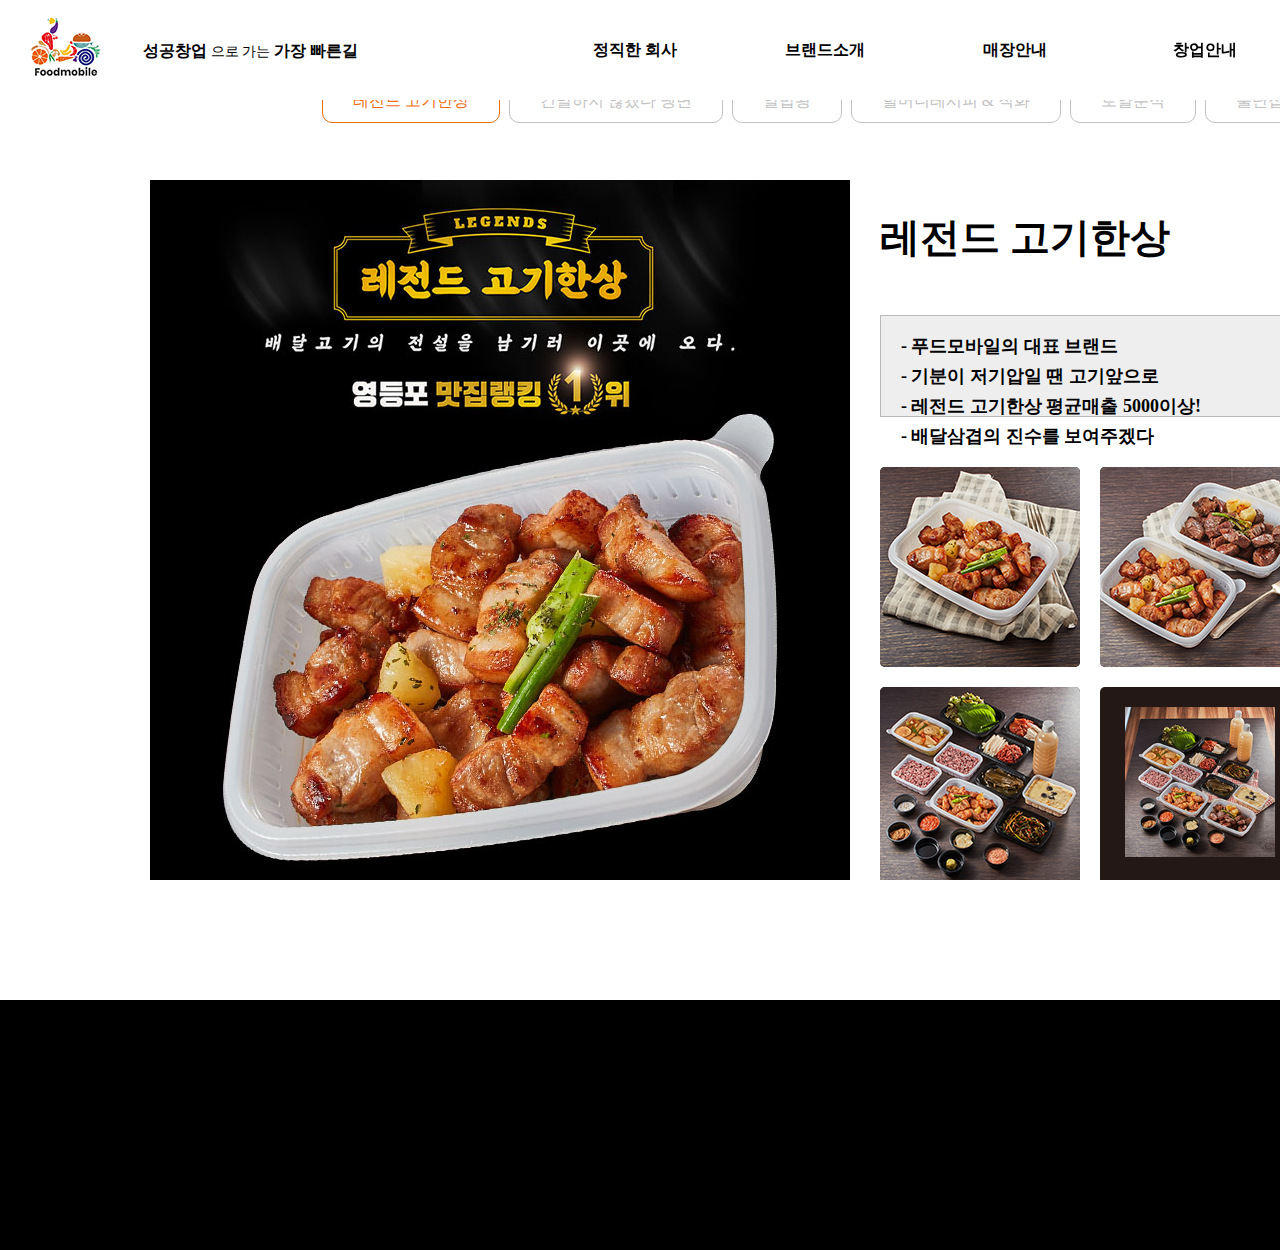
<file: menu.html>
<!DOCTYPE html>
<html lang="en">
<head>
    <meta charset="UTF-8">
    <meta name="viewport" content="width=device-width, initial-scale=1.0">
    
    <title>브랜드소개 레전드 고기한상</title>
    <link rel="stylesheet" href="./css/menu.css">
    <script src="https://ajax.googleapis.com/ajax/libs/jquery/3.5.1/jquery.min.js"></script>
    <script src="./js/menu.js"></script>
</head>

<body>
    <header>
        <div>
            <h1><a href="./index.html"><img src="./image/logo.png" alt=""></a></h1>
            <div class="text">
                <ul>
                    <li><h3>성공창업</h3></li>
                    <li>으로 가는</li>
                    <li><h3>가장 빠른길</h3></li>
                </ul>
            </div>
            <div class="menu">
                <ul class="depth1">
                    <li>
                        <a href="./index.html">정직한 회사</a>
                        <ul class="depth2">
                            <li><a href="./ceo.html">CEO인사말</a></li>
                            <li><a href="./company.html">회사소개</a></li>
                            <li><a href="./bici.html">BI.CI</a></li>
                            <li><a href="./road.html">오시는길</a></li>
                        </ul> 
                    </li>
                    <li class="menu_depth">
                        <a href="./menu.html">브랜드소개</a>
                        <ul class="depth2">
                            <li><a href="./menu.html"><img src="./image/logo1.png" style="margin-top: 10px;"> 레전드 고기한상</a></li>
                            <li><a href="./menu2.html"><img src="./image/logo2.png" alt=""> 긴말하지 않겠다 냉면</a></li>
                            <li><a href="./menu3.html"><img src="./image/logo3.png"> 알밥왕</a></li>
                            <li><a href="./menu4.html"><img src="./image/logo4.png" alt=""> 할머니레시피 & 직화</a></li>
                            <li><a href="./menu5.html"><img src="./image/logo5.png" alt=""> 로얄분식</a></li>
                            <li><a href="./menu6.html"><img src="./image/logo6.png" alt=""> 불난집 생선구이</a></li>
                        </ul>
                    </li>
                    <li><a href="./place.html">매장안내</a></li>
                    <li>
                        <a href="./info.html">창업안내</a>
                        <ul class="depth2">
                            <li><a href="./info.html">창업절차</a></li>
                            <li><a href="./submit.html">창업문의</a></li>
                        </ul>
                    </li>
                </ul>
            </div>
        </div>
    </header>
    
    <section id="visual">
        <div class="menu">
            <!-- <h1>브랜드소개</h1> -->
        </div>
    </section>

    

    <section id="info">
        <nav id="gnb">
            <ul>
                <li><a href="./menu.html">레전드 고기한상</a></li>
                <li><a href="./menu2.html">긴말하지 않겠다 냉면</a></li>
                <li><a href="./menu3.html">알밥왕</a></li>
                <li><a href="./menu4.html">할머니레시피 & 직화</a></li>
                <li><a href="./menu5.html">로얄분식</a></li>
                <li><a href="./menu6.html">불난집 생선구이</a></li>
            </ul>
        </nav>
        <div class="menu_list">
            <div class="menu_img">
                <img src="./image/menu1.jpg" alt="">
            </div>
            <div class="menu_text">
                <h3>레전드 고기한상</h3>
                <div class="text_info">
                    <p>- 푸드모바일의 대표 브랜드
                        <br>- 기분이 저기압일 땐 고기앞으로
                        <br>- 레전드 고기한상 평균매출 5000이상!
                        <br>- 배달삼겹의 진수를 보여주겠다
                    </p>
                </div>

                <ul class="img">
                    <li>
                        <img src="./image/regend1.png" alt="">
                        <div class="text">
                            <h4>고기만 500g</h4>
                        </div>
                    </li>
                    <li>
                        <img src="./image/regend2.png" alt="">
                        <div class="text">
                            <h4>고기만 1kg</h4>
                        </div>
                    </li>
                    <li>
                        <img src="./image/regend3.png" alt="">
                        <div class="text">
                            <h4>실속 고기한상</h4>
                        </div>
                    </li>
                    <li>
                        <img src="./image/regend4.png" alt="">
                        <div class="text">
                            <h4>
                                프리미엄 
                                <br> 고기한상 도시락
                            </h4>
                        </div>
                    </li>
                    <li>
                        <img src="./image/regend5.png" alt="">
                        <div class="text">
                            <h4>프리미엄 
                                <br> 더블 고기한상 도시락
                            </h4>
                        </div>
                    </li>
                </ul>
            </div>
        </div>
        
    </section>

    <footer id="main_footer">
        <div>
            <p>주소: 서울특별시 영등포구 신길동 가마산로 71길 19, 1층</p>
            <p>TEL: 1600-4342 | e-mail: nodoubt1111@naver.com</p>
            <p>사업자등록번호: 799-81-01582 | 대표: 조항돈</p>
            <span>Coptright©2020 푸드모바일 All right reserved.</span>
        </div>
    </footer>
</body>
</html>
</file>
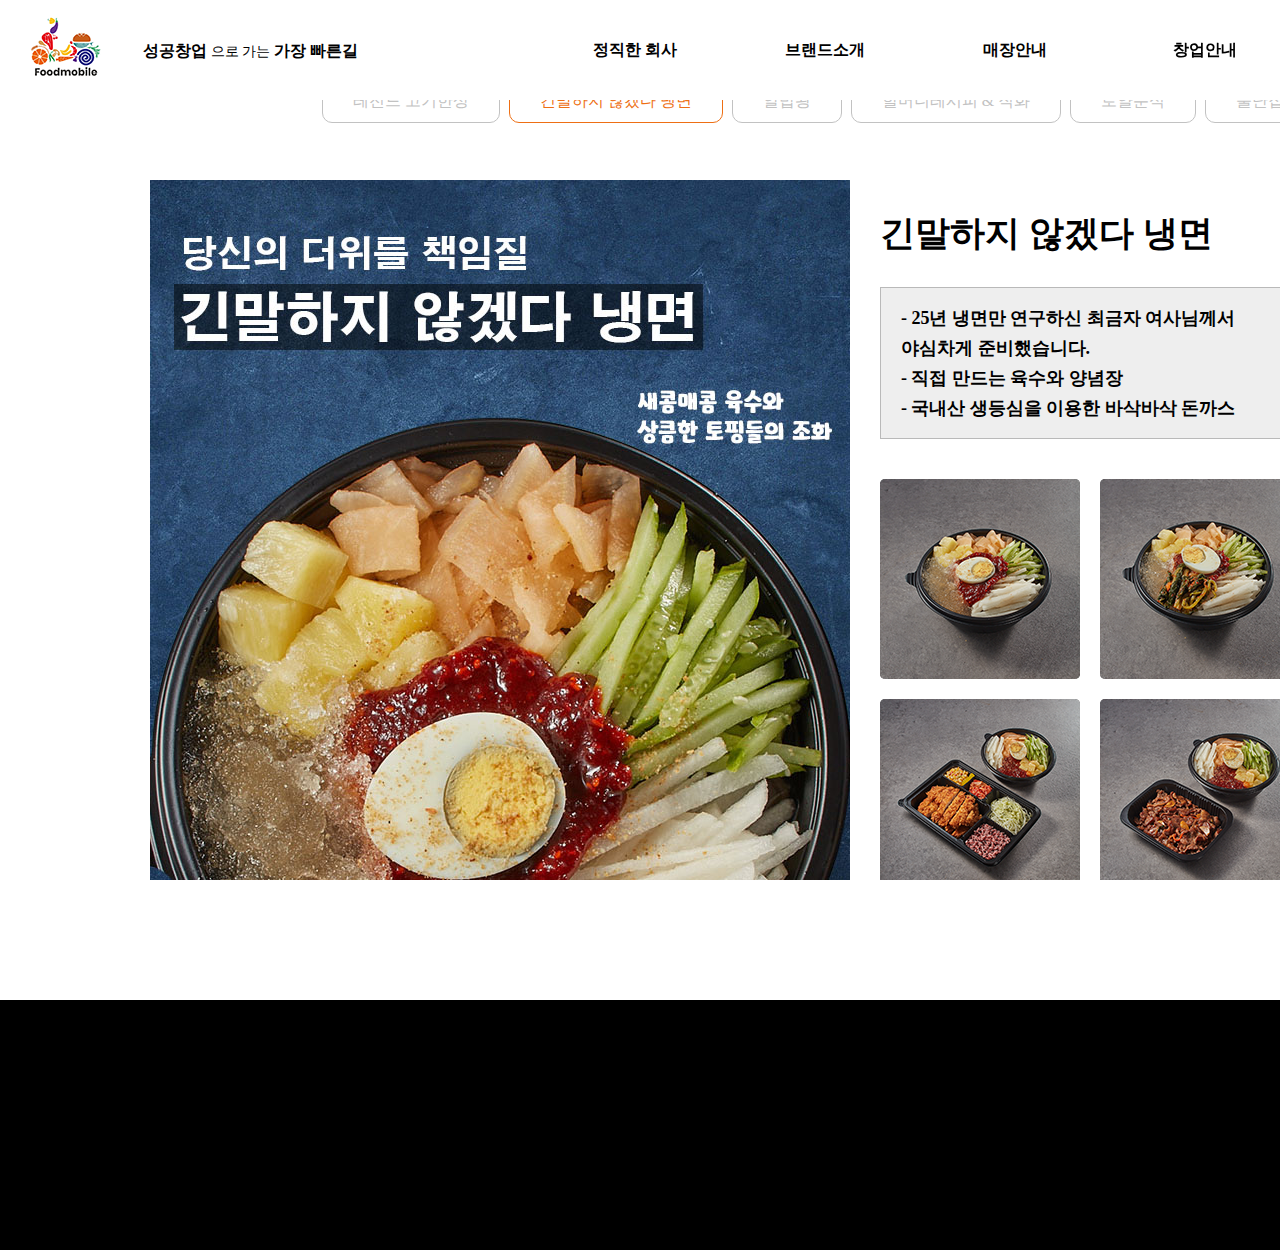
<file: menu2.html>
<!DOCTYPE html>
<html lang="en">
<head>
    <meta charset="UTF-8">
    <meta name="viewport" content="width=device-width, initial-scale=1.0">
    <link rel="stylesheet" href="./css/menu2.css">
    <title>브랜드소개 긴말하지 않겠다 냉면</title>
    
</head>
<body>
    <header>
        <div>
            <h1><a href="./index.html"><img src="./image/logo.png" alt=""></a></h1>
            <div class="text">
                <ul>
                    <li><h3>성공창업</h3></li>
                    <li>으로 가는</li>
                    <li><h3>가장 빠른길</h3></li>
                </ul>
            </div>
            <div class="menu">
                <ul class="depth1">
                    <li>
                        <a href="./index.html">정직한 회사</a>
                        <ul class="depth2">
                            <li><a href="./ceo.html">CEO인사말</a></li>
                            <li><a href="./company.html">회사소개</a></li>
                            <li><a href="./bici.html">BI.CI</a></li>
                            <li><a href="./road.html">오시는길</a></li>
                        </ul> 
                    </li>
                    <li class="menu_depth">
                        <a href="./menu.html">브랜드소개</a>
                        <ul class="depth2">
                            <li><a href="./menu.html"><img src="./image/logo1.png" style="margin-top: 10px;"> 레전드 고기한상</a></li>
                            <li><a href="./menu2.html"><img src="./image/logo2.png" alt=""> 긴말하지 않겠다 냉면</a></li>
                            <li><a href="./menu3.html"><img src="./image/logo3.png"> 알밥왕</a></li>
                            <li><a href="./menu4.html"><img src="./image/logo4.png" alt=""> 할머니레시피 & 직화</a></li>
                            <li><a href="./menu5.html"><img src="./image/logo5.png" alt=""> 로얄분식</a></li>
                            <li><a href="./menu6.html"><img src="./image/logo6.png" alt=""> 불난집 생선구이</a></li>
                        </ul>
                    </li>
                    <li><a href="./place.html">매장안내</a></li>
                    <li>
                        <a href="./info.html">창업안내</a>
                        <ul class="depth2">
                            <li><a href="./info.html">창업절차</a></li>
                            <li><a href="./submit.html">창업문의</a></li>
                        </ul>
                    </li>
                </ul>
            </div>
        </div>
    </header>
    
    <section id="visual">
        <div class="menu">
            <!-- <h1>브랜드소개</h1> -->
        </div>
    </section>

    <section id="info">
        <nav id="gnb">
            <ul>
                <li><a href="./menu.html">레전드 고기한상</a></li>
                <li class="rlsakf"><a href="./menu2.html">긴말하지 않겠다 냉면</a></li>
                <li><a href="./menu3.html">알밥왕</a></li>
                <li><a href="./menu4.html">할머니레시피 & 직화</a></li>
                <li><a href="./menu5.html">로얄분식</a></li>
                <li><a href="./menu6.html">불난집 생선구이</a></li>
            </ul>
        </nav>
        <div class="menu_list">
            <div class="menu_img">
                <img src="./image/menu2.jpg" alt="">
            </div>
            <div class="menu_text">
                <h3>긴말하지 않겠다 냉면</h3>
                <div class="text_info">
                    <p>
                        - 25년 냉면만 연구하신 최금자 여사님께서 
                        <br> 야심차게 준비했습니다.
                        <br> - 직접 만드는 육수와 양념장
                        <br> - 국내산 생등심을 이용한 바삭바삭 돈까스
                    </p>
                </div>
                
                <ul class="img">
                    <li>
                        <img src="./image/sodaus1.png" alt="">
                        <div class="text">
                            <h4>비빔 · 물냉면</h4>
                        </div>
                    </li>
                    <li>
                        <img src="./image/sodaus2.png" alt="">
                        <div class="text">
                            <h4>열무비빔 · 물냉면</h4>
                        </div>
                    </li>
                    <li>
                        <img src="./image/sodaus6.png" alt="">
                        <div class="text">
                            <h4>육회비빔냉면</h4>
                        </div>
                    </li>
                    <li>
                        <img src="./image/sodaus3.png" alt="">
                        <div class="text">
                            <h4>
                                수제 생등심 돈까스 
                                <br> 냉면세트
                            </h4>
                        </div>
                    </li>
                    <li>
                        <img src="./image/sodaus4.png" alt="">
                        <div class="text">
                            <h4>
                                직화고기 
                                <br> 냉면세트
                            </h4>
                        </div>
                    </li>
                    <li>
                        <img src="./image/sodaus5.png" alt="">
                        <div class="text">
                            <h4>
                                돈까스+직화고기
                                <br> 냉면
                            </h4>
                        </div>
                    </li>
                </ul>
            </div>
        </div>
    </section>

    <footer id="main_footer">
        <div>
            <p>주소: 서울특별시 영등포구 신길동 가마산로 71길 19, 1층</p>
            <p>TEL: 1600-4342 | e-mail: nodoubt1111@naver.com</p>
            <p>사업자등록번호: 799-81-01582 | 대표: 조항돈</p>
            <span>Coptright©2020 푸드모바일 All right reserved.</span>
        </div>
    </footer>
</body>
</html>
</file>
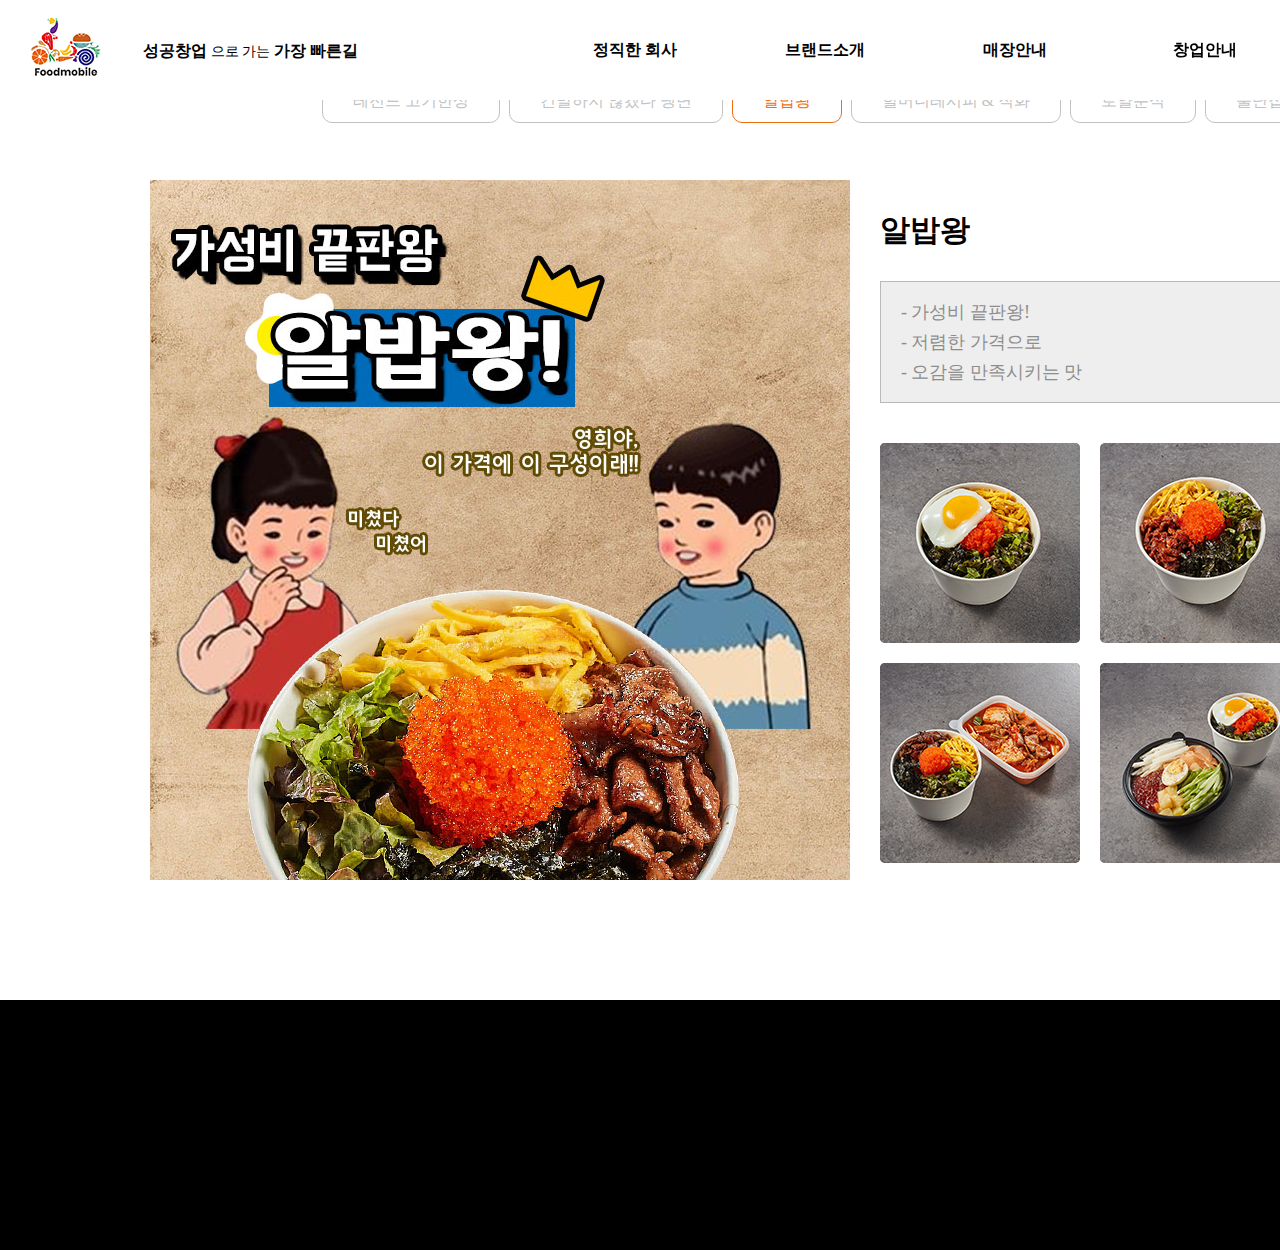
<file: menu3.html>
<!DOCTYPE html>
<html lang="en">
<head>
    <meta charset="UTF-8">
    <meta name="viewport" content="width=device-width, initial-scale=1.0">
    <link rel="stylesheet" href="./css/menu3.css">
    <title>브랜드소개 알밥왕</title>
    
</head>
<body>
    <header>
        <div>
            <h1><a href="./index.html"><img src="./image/logo.png" alt=""></a></h1>
            <div class="text">
                <ul>
                    <li><h3>성공창업</h3></li>
                    <li>으로 가는</li>
                    <li><h3>가장 빠른길</h3></li>
                </ul>
            </div>
            <div class="menu">
                <ul class="depth1">
                    <li>
                        <a href="./index.html">정직한 회사</a>
                        <ul class="depth2">
                            <li><a href="./ceo.html">CEO인사말</a></li>
                            <li><a href="./company.html">회사소개</a></li>
                            <li><a href="./bici.html">BI.CI</a></li>
                            <li><a href="./road.html">오시는길</a></li>
                        </ul> 
                    </li>
                    <li class="menu_depth">
                        <a href="./menu.html">브랜드소개</a>
                        <ul class="depth2">
                            <li><a href="./menu.html"><img src="./image/logo1.png" style="margin-top: 10px;"> 레전드 고기한상</a></li>
                            <li><a href="./menu2.html"><img src="./image/logo2.png" alt=""> 긴말하지 않겠다 냉면</a></li>
                            <li><a href="./menu3.html"><img src="./image/logo3.png"> 알밥왕</a></li>
                            <li><a href="./menu4.html"><img src="./image/logo4.png" alt=""> 할머니레시피 & 직화</a></li>
                            <li><a href="./menu5.html"><img src="./image/logo5.png" alt=""> 로얄분식</a></li>
                            <li><a href="./menu6.html"><img src="./image/logo6.png" alt=""> 불난집 생선구이</a></li>
                        </ul>
                    </li>
                    <li><a href="./place.html">매장안내</a></li>
                    <li>
                        <a href="./info.html">창업안내</a>
                        <ul class="depth2">
                            <li><a href="./info.html">창업절차</a></li>
                            <li><a href="./submit.html">창업문의</a></li>
                        </ul>
                    </li>
                </ul>
            </div>
        </div>
    </header>
    
    <section id="visual">
        <div class="menu">
            <!-- <h1>브랜드소개</h1> -->
        </div>
    </section>

    

    <section id="info">
        <nav id="gnb">
            <ul>
                <li><a href="./menu.html">레전드 고기한상</a></li>
                <li><a href="./menu2.html">긴말하지 않겠다 냉면</a></li>
                <li class="djfzms"><a href="./menu3.html">알밥왕</a></li>
                <li><a href="./menu4.html">할머니레시피 & 직화</a></li>
                <li><a href="./menu5.html">로얄분식</a></li>
                <li><a href="./menu6.html">불난집 생선구이</a></li>
            </ul>
        </nav>
        <div class="menu_list">
            <div class="menu_img">
                <img src="./image/menu3.jpg" alt="">
            </div>
            <div class="menu_text">
                <h3>알밥왕</h3>
                <div class="text_info">
                   <p>
                        - 가성비 끝판왕!
                        <br> - 저렴한 가격으로
                        <br> - 오감을 만족시키는 맛
                    </p> 
                </div>
                <ul class="img">
                    <li>
                        <img src="./image/albab3.png" alt="">
                        <div class="text">
                            <h4>오리지날 알밥</h4>
                        </div>
                    </li>
                    <li>
                        <img src="./image/albab1.png" alt="">
                        <div class="text">
                            <h4>마늘듬뿍 매콤제육 알밥</h4>
                        </div>
                    </li>
                    <li>
                        <img src="./image/albab2.png" alt="">
                        <div class="text">
                            <h4>담백한 연탄석쇠 알밥</h4>
                        </div>
                    </li>
                    <li>
                        <img src="./image/albab4.png" alt="">
                        <div class="text">
                            <h4>
                                알짜 1인 골라 
                                <br> 알밥+찌개 set
                            </h4>
                        </div>
                    </li>
                    <li>
                        <img src="./image/albab5.png" alt="">
                        <div class="text">
                            <h4>
                                알짜 1인 골라 
                                <br> 알밥+혜자냉면 set
                            </h4>
                        </div>
                    </li>
                    <li>
                        <img src="./image/albab6.png" alt="">
                        <div class="text">
                            <h4>
                                알밥왕
                            </h4>
                        </div>
                    </li>
                </ul>
            </div>
        </div>
    </section>

    <footer id="main_footer">
        <div>
            <p>주소: 서울특별시 영등포구 신길동 가마산로 71길 19, 1층</p>
            <p>TEL: 1600-4342 | e-mail: nodoubt1111@naver.com</p>
            <p>사업자등록번호: 799-81-01582 | 대표: 조항돈</p>
            <span>Coptright©2020 푸드모바일 All right reserved.</span>
        </div>
    </footer>
</body>
</html>
</file>
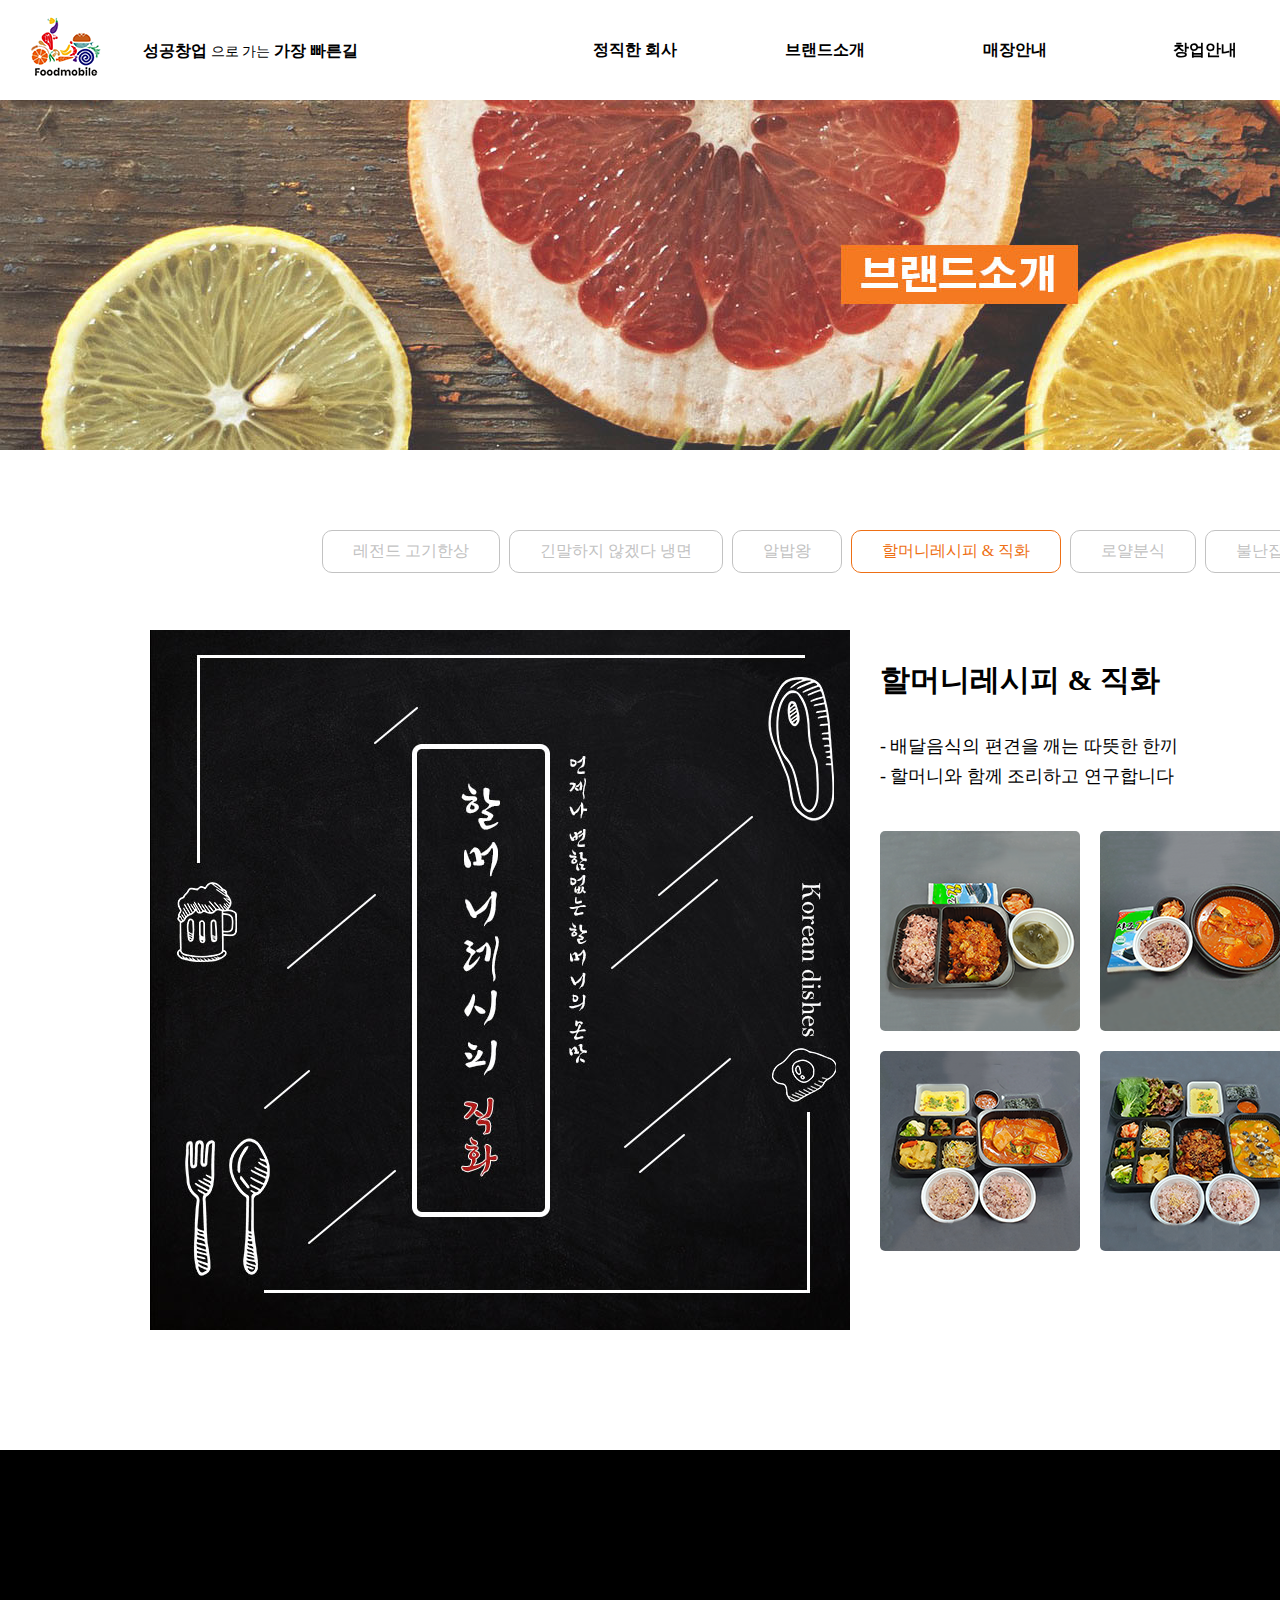
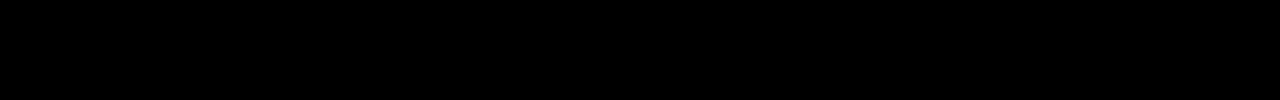
<file: menu4.html>
<!DOCTYPE html>
<html lang="en">
<head>
    <meta charset="UTF-8">
    <meta name="viewport" content="width=device-width, initial-scale=1.0">
    <link rel="stylesheet" href="./css/menu4.css">
    <title>브랜드소개 할머니레시피 & 직화</title>
    
</head>
<body>
    <header>
        <div>
            <h1><a href="./index.html"><img src="./image/logo.png" alt=""></a></h1>
            <div class="text">
                <ul>
                    <li><h3>성공창업</h3></li>
                    <li>으로 가는</li>
                    <li><h3>가장 빠른길</h3></li>
                </ul>
            </div>
            <div class="menu">
                <ul class="depth1">
                    <li>
                        <a href="./index.html">정직한 회사</a>
                        <ul class="depth2">
                            <li><a href="./ceo.html">CEO인사말</a></li>
                            <li><a href="./company.html">회사소개</a></li>
                            <li><a href="./bici.html">BI.CI</a></li>
                            <li><a href="./road.html">오시는길</a></li>
                        </ul> 
                    </li>
                    <li class="menu_depth">
                        <a href="./menu.html">브랜드소개</a>
                        <ul class="depth2">
                            <li><a href="./menu.html"><img src="./image/logo1.png" style="margin-top: 10px;"> 레전드 고기한상</a></li>
                            <li><a href="./menu2.html"><img src="./image/logo2.png" alt=""> 긴말하지 않겠다 냉면</a></li>
                            <li><a href="./menu3.html"><img src="./image/logo3.png"> 알밥왕</a></li>
                            <li><a href="./menu4.html"><img src="./image/logo4.png" alt=""> 할머니레시피 & 직화</a></li>
                            <li><a href="./menu5.html"><img src="./image/logo5.png" alt=""> 로얄분식</a></li>
                            <li><a href="./menu6.html"><img src="./image/logo6.png" alt=""> 불난집 생선구이</a></li>
                        </ul>
                    </li>
                    <li><a href="./place.html">매장안내</a></li>
                    <li>
                        <a href="./info.html">창업안내</a>
                        <ul class="depth2">
                            <li><a href="./info.html">창업절차</a></li>
                            <li><a href="./submit.html">창업문의</a></li>
                        </ul>
                    </li>
                </ul>
            </div>
        </div>
    </header>
    
    <section id="visual">
        <div class="menu">
            <!-- <h1>브랜드소개</h1> -->
        </div>
    </section>

    

    <section id="info">
        <nav id="gnb">
        <ul>
            <li><a href="./menu.html">레전드 고기한상</a></li>
            <li><a href="./menu2.html">긴말하지 않겠다 냉면</a></li>
            <li><a href="./menu3.html">알밥왕</a></li>
            <li class="wlrghk"><a href="./menu4.html">할머니레시피 & 직화</a></li>
            <li><a href="./menu5.html">로얄분식</a></li>
            <li><a href="./menu6.html">불난집 생선구이</a></li>
        </ul>
    </nav>
    <div class="menu_list">
        <div class="menu_img">
            <img src="./image/menu4.jpg" alt="">
        </div>
        <div class="menu_text">
            <h3>할머니레시피 & 직화</h3>
            <div class="text_info">
                <p>
                     - 배달음식의 편견을 깨는 따뜻한 한끼
                     <br> - 할머니와 함께 조리하고 연구합니다
                 </p> 
             </div>
            <ul class="img">
                <li>
                    <img src="./image/wlrghk5.png" alt="">
                    <div class="text">
                        <h4>1인 직화초이스 </h4>
                    </div>
                </li>
                <li>
                    <img src="./image/wlrghk4.png" alt="">
                    <div class="text">
                        <h4>1인 초이스찌개</h4>
                    </div>
                </li>
                <li>
                    <img src="./image/wlrghk3.png" alt="">
                    <div class="text">
                        <h4>직화 1인+찌개세트</h4>
                    </div>
                </li>
                <li>
                    <img src="./image/wlrghk1.png" alt="">
                    <div class="text">
                        <h4>2인 스팸김치찌개</h4>
                    </div>
                </li>
                <li>
                    <img src="./image/wlrghk2.png" alt="">
                    <div class="text">
                        <h4>2인 쌈밥400g+찌개세트</h4>
                    </div>
                </li>
            </ul>
        </div>
    </div>
    </section>

    <footer id="main_footer">
        <div>
            <p>주소: 서울특별시 영등포구 신길동 가마산로 71길 19, 1층</p>
            <p>TEL: 1600-4342 | e-mail: nodoubt1111@naver.com</p>
            <p>사업자등록번호: 799-81-01582 | 대표: 조항돈</p>
            <span>Coptright©2020 푸드모바일 All right reserved.</span>
        </div>
    </footer>
</body>
</html>
</file>
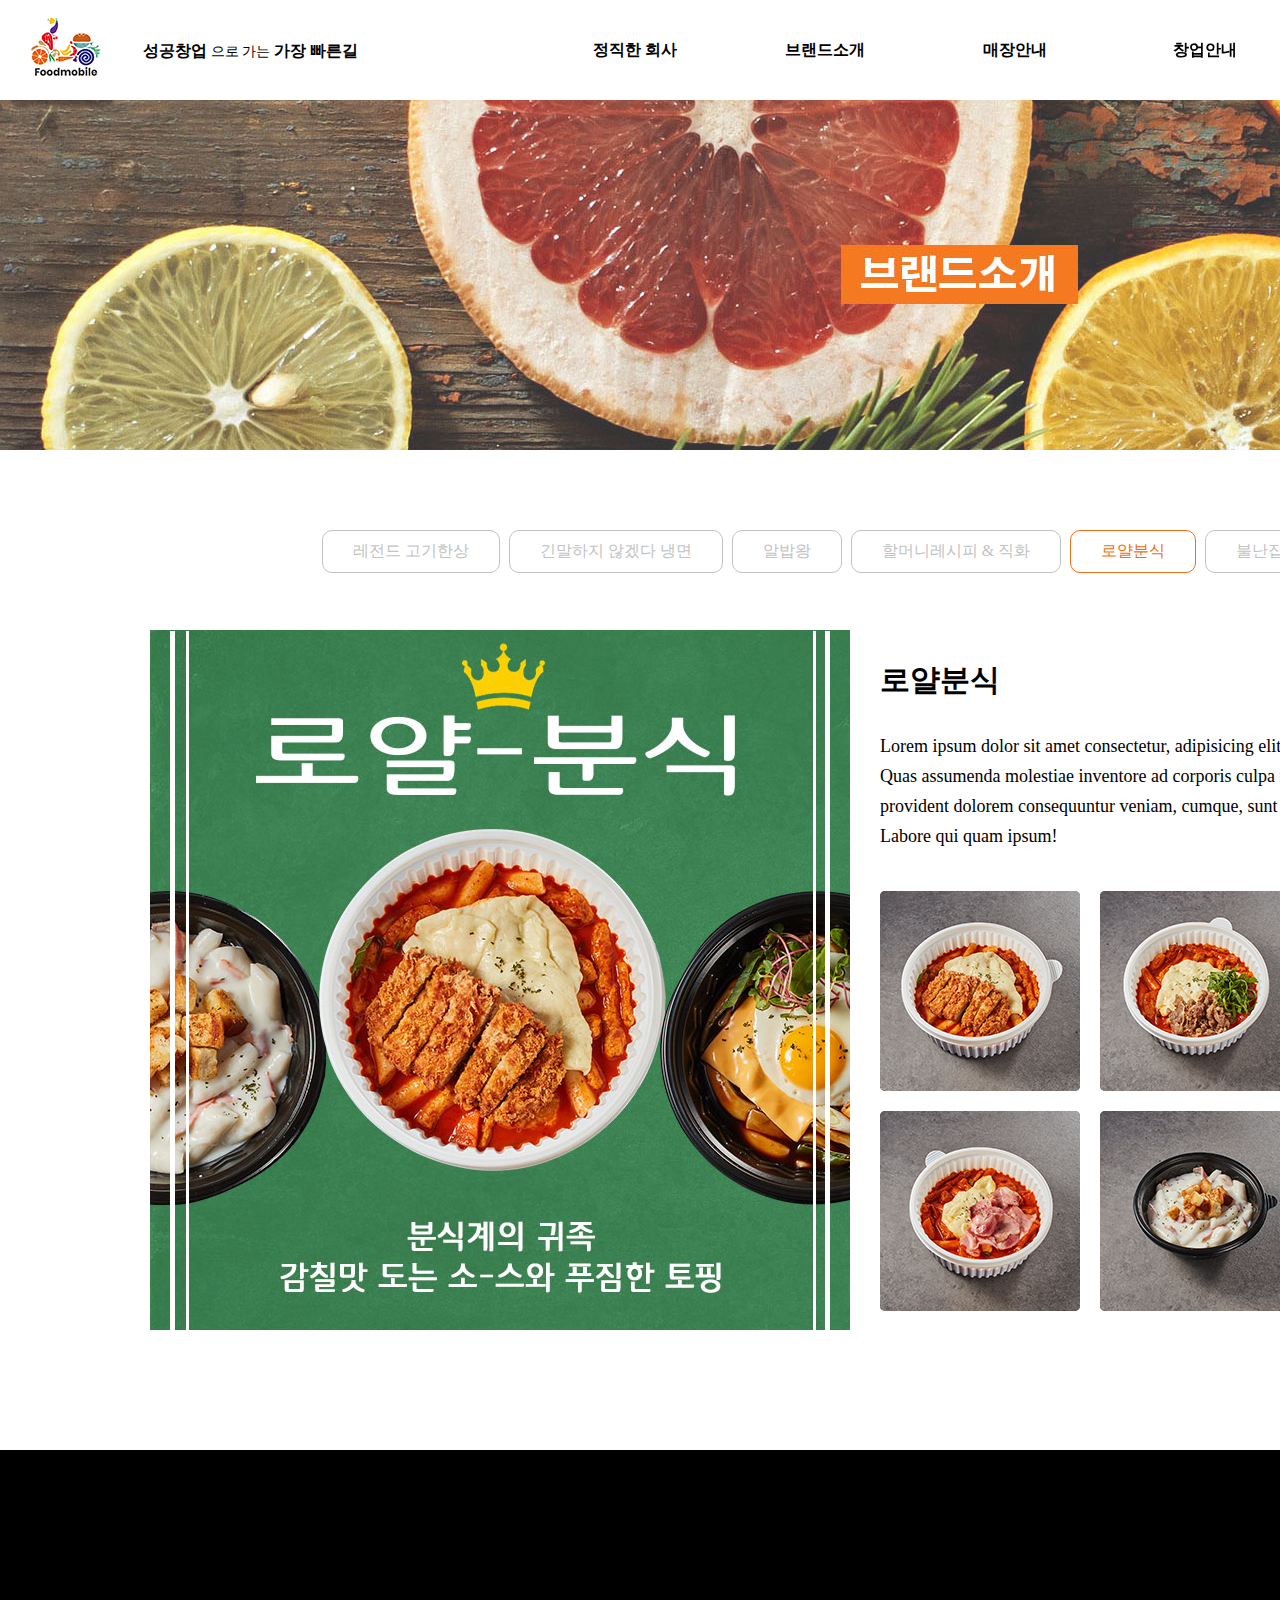
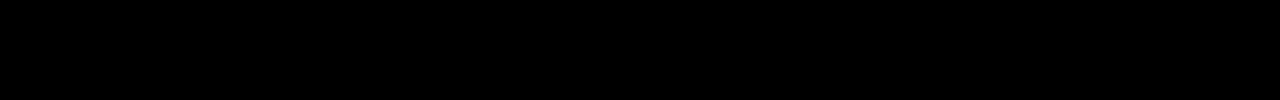
<file: menu5.html>
<!DOCTYPE html>
<html lang="en">
<head>
    <meta charset="UTF-8">
    <meta name="viewport" content="width=device-width, initial-scale=1.0">
    <link rel="stylesheet" href="./css/menu5.css">
    <title>브랜드소개 로얄분식</title>
    
</head>
<body>
    <header>
        <div>
            <h1><a href="./index.html"><img src="./image/logo.png" alt=""></a></h1>
            <div class="text">
                <ul>
                    <li><h3>성공창업</h3></li>
                    <li>으로 가는</li>
                    <li><h3>가장 빠른길</h3></li>
                </ul>
            </div>
            <div class="menu">
                <ul class="depth1">
                    <li>
                        <a href="./index.html">정직한 회사</a>
                        <ul class="depth2">
                            <li><a href="./ceo.html">CEO인사말</a></li>
                            <li><a href="./company.html">회사소개</a></li>
                            <li><a href="./bici.html">BI.CI</a></li>
                            <li><a href="./road.html">오시는길</a></li>
                        </ul> 
                    </li>
                    <li class="menu_depth">
                        <a href="./menu.html">브랜드소개</a>
                        <ul class="depth2">
                            <li><a href="./menu.html"><img src="./image/logo1.png" style="margin-top: 10px;"> 레전드 고기한상</a></li>
                            <li><a href="./menu2.html"><img src="./image/logo2.png" alt=""> 긴말하지 않겠다 냉면</a></li>
                            <li><a href="./menu3.html"><img src="./image/logo3.png"> 알밥왕</a></li>
                            <li><a href="./menu4.html"><img src="./image/logo4.png" alt=""> 할머니레시피 & 직화</a></li>
                            <li><a href="./menu5.html"><img src="./image/logo5.png" alt=""> 로얄분식</a></li>
                            <li><a href="./menu6.html"><img src="./image/logo6.png" alt=""> 불난집 생선구이</a></li>
                        </ul>
                    </li>
                    <li><a href="./place.html">매장안내</a></li>
                    <li>
                        <a href="./info.html">창업안내</a>
                        <ul class="depth2">
                            <li><a href="./info.html">창업절차</a></li>
                            <li><a href="./submit.html">창업문의</a></li>
                        </ul>
                    </li>
                </ul>
            </div>
        </div>
    </header>
    
    <section id="visual">
        <div class="menu">
            <!-- <h1>브랜드소개</h1> -->
        </div>
    </section>

    

    <section id="info">
        <nav id="gnb">
            <ul>
                <li><a href="./menu.html">레전드 고기한상</a></li>
                <li><a href="./menu2.html">긴말하지 않겠다 냉면</a></li>
                <li><a href="./menu3.html">알밥왕</a></li>
                <li><a href="./menu4.html">할머니레시피 & 직화</a></li>
                <li class="rmsu"><a href="./menu5.html">로얄분식</a></li>
                <li><a href="./menu6.html">불난집 생선구이</a></li>
            </ul>
        </nav>
        <div class="menu_list">
            <div class="menu_img">
                <img src="./image/menu5.jpg" alt="">
            </div>
            <div class="menu_text">
                <h3>로얄분식</h3>
                <p>Lorem ipsum dolor sit amet consectetur, adipisicing elit.
                    <br> Quas assumenda molestiae inventore ad corporis culpa magni magnam vel
                    <br> provident dolorem consequuntur veniam, cumque, sunt ratione error? 
                    <br> Labore qui quam ipsum!</p>
                <ul class="img">
                    <li>
                        <img src="./image/royal1.png" alt="">
                        <div class="text">
                            <h4>고기만 500g</h4>
                        </div>
                    </li>
                    <li>
                        <img src="./image/royal2.png" alt="">
                        <div class="text">
                            <h4>고기만 1kg</h4>
                        </div>
                    </li>
                    <li>
                        <img src="./image/royal3.png" alt="">
                        <div class="text">
                            <h4>실속 고기한상</h4>
                        </div>
                    </li>
                    <li>
                        <img src="./image/royal4.png" alt="">
                        <div class="text">
                            <h4>
                                프리미엄 
                                <br> 고기한상 도시락
                            </h4>
                        </div>
                    </li>
                    <li>
                        <img src="./image/royal5.png" alt="">
                        <div class="text">
                            <h4>프리미엄 
                                <br> 더블 고기한상 도시락
                            </h4>
                        </div>
                    </li>
                </ul>
            </div>
        </div>
    </section>

    <footer id="main_footer">
        <div>
            <p>주소: 서울특별시 영등포구 신길동 가마산로 71길 19, 1층</p>
            <p>TEL: 1600-4342 | e-mail: nodoubt1111@naver.com</p>
            <p>사업자등록번호: 799-81-01582 | 대표: 조항돈</p>
            <span>Coptright©2020 푸드모바일 All right reserved.</span>
        </div>
    </footer>
</body>
</html>
</file>
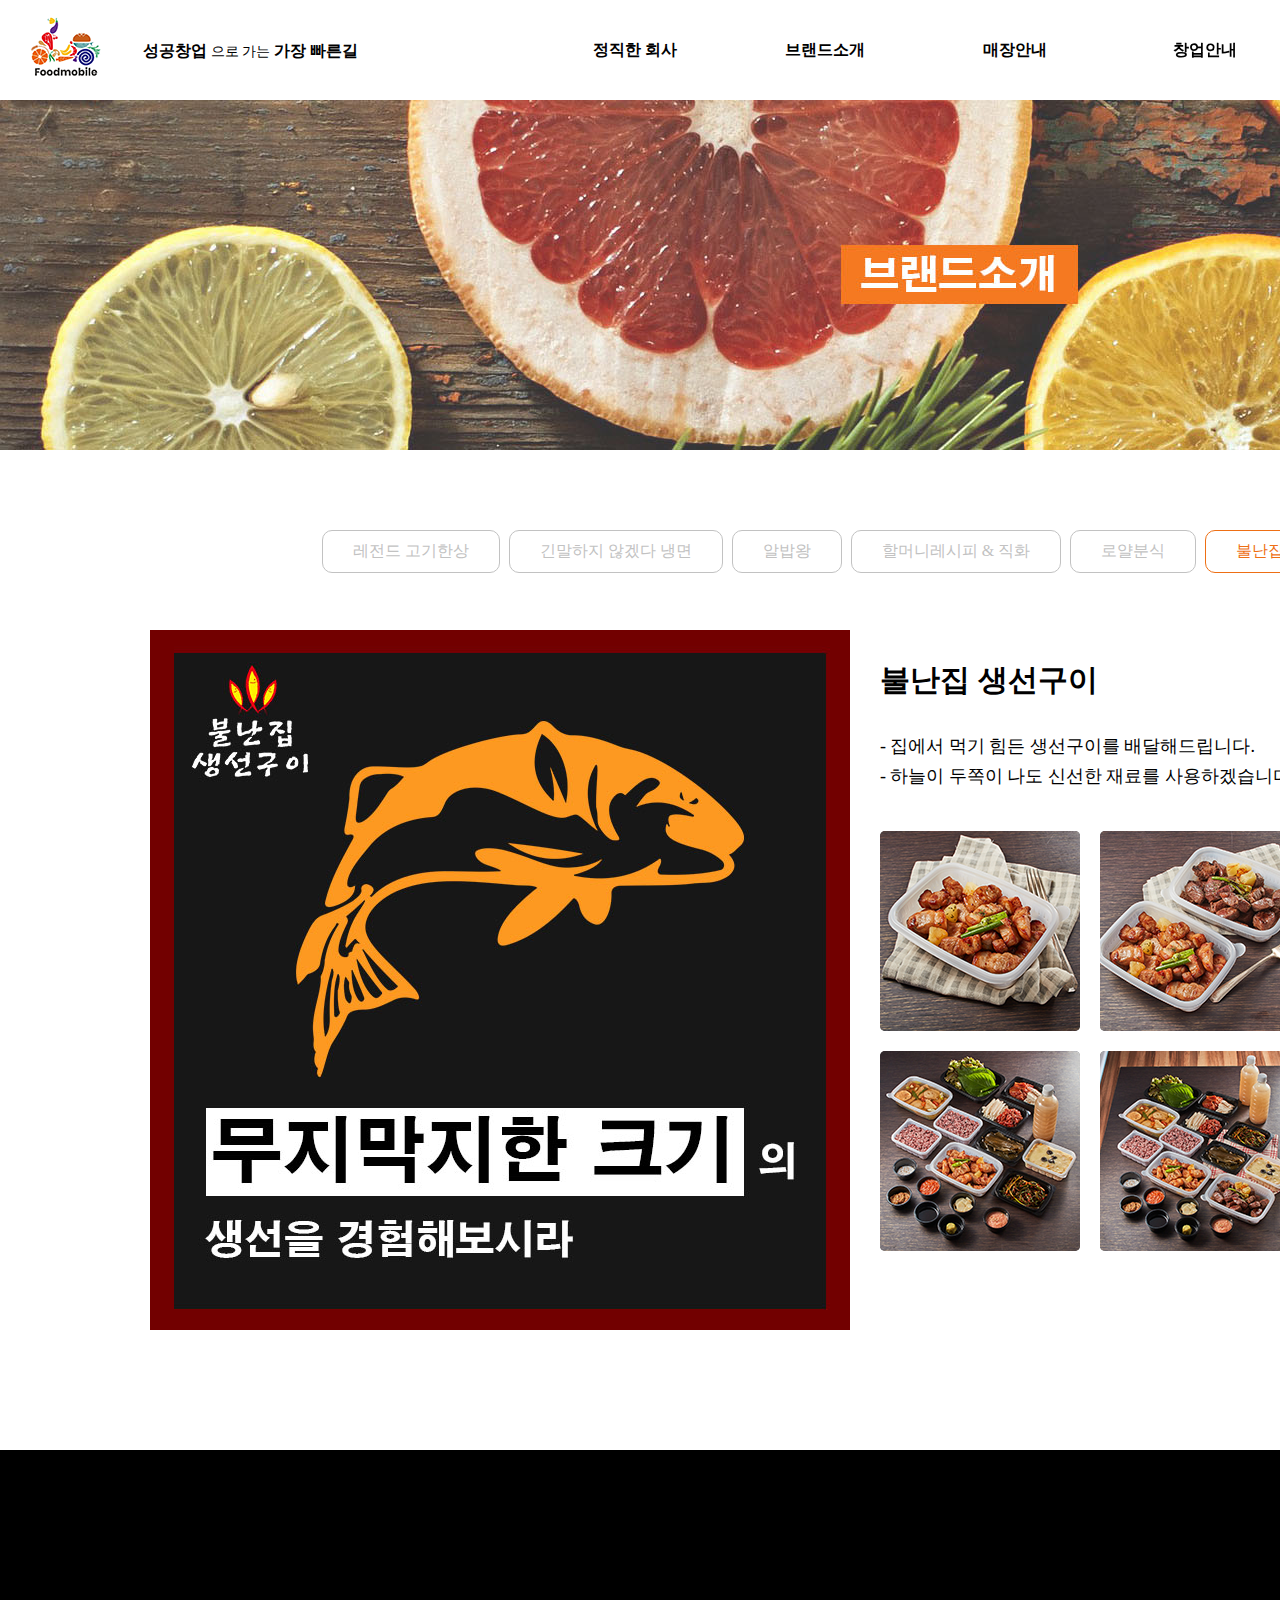
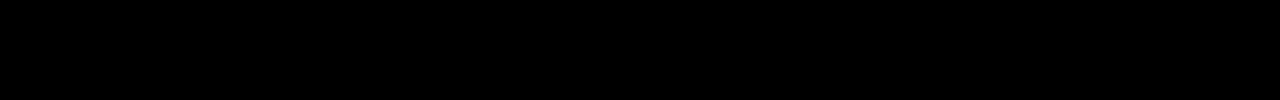
<file: menu6.html>
<!DOCTYPE html>
<html lang="en">
<head>
    <meta charset="UTF-8">
    <meta name="viewport" content="width=device-width, initial-scale=1.0">
    <link rel="stylesheet" href="./css/menu6.css">
    <title>브랜드소개 불난집 생선구이</title>
    
</head>
<body>
    <header>
        <div>
            <h1><a href="./index.html"><img src="./image/logo.png" alt=""></a></h1>
            <div class="text">
                <ul>
                    <li><h3>성공창업</h3></li>
                    <li>으로 가는</li>
                    <li><h3>가장 빠른길</h3></li>
                </ul>
            </div>
            <div class="menu">
                <ul class="depth1">
                    <li>
                        <a href="./index.html">정직한 회사</a>
                        <ul class="depth2">
                            <li><a href="./ceo.html">CEO인사말</a></li>
                            <li><a href="./company.html">회사소개</a></li>
                            <li><a href="./bici.html">BI.CI</a></li>
                            <li><a href="./road.html">오시는길</a></li>
                        </ul> 
                    </li>
                    <li class="menu_depth">
                        <a href="./menu.html">브랜드소개</a>
                        <ul class="depth2">
                            <li><a href="./menu.html"><img src="./image/logo1.png" style="margin-top: 10px;"> 레전드 고기한상</a></li>
                            <li><a href="./menu2.html"><img src="./image/logo2.png" alt=""> 긴말하지 않겠다 냉면</a></li>
                            <li><a href="./menu3.html"><img src="./image/logo3.png"> 알밥왕</a></li>
                            <li><a href="./menu4.html"><img src="./image/logo4.png" alt=""> 할머니레시피 & 직화</a></li>
                            <li><a href="./menu5.html"><img src="./image/logo5.png" alt=""> 로얄분식</a></li>
                            <li><a href="./menu6.html"><img src="./image/logo6.png" alt=""> 불난집 생선구이</a></li>
                        </ul>
                    </li>
                    <li><a href="./place.html">매장안내</a></li>
                    <li><a href="./info.html">창업안내</a></li>
                </ul>
            </div>
        </div>
    </header>
    
    <section id="visual">
        <div class="menu">
            <!-- <h1>브랜드소개</h1> -->
        </div>
    </section>

    

    <section id="info">
        <nav id="gnb">
            <ul>
                <li><a href="./menu.html">레전드 고기한상</a></li>
                <li><a href="./menu2.html">긴말하지 않겠다 냉면</a></li>
                <li><a href="./menu3.html">알밥왕</a></li>
                <li><a href="./menu4.html">할머니레시피 & 직화</a></li>
                <li><a href="./menu5.html">로얄분식</a></li>
                <li class="todtjs"><a href="./menu6.html">불난집 생선구이</a></li>
            </ul>
        </nav>
        <div class="menu_list">
            <div class="menu_img">
                <img src="./image/menu6.jpg" alt="">
            </div>
            <div class="menu_text">
                <h3>불난집 생선구이</h3>
                <div class="text_info">
                
                <p>
                    - 집에서 먹기 힘든 생선구이를 배달해드립니다.
                    <br> - 하늘이 두쪽이 나도 신선한 재료를 사용하겠습니다.
                </p>
                </div>
                <ul class="img">
                    <li>
                        <img src="./image/regend1.png" alt="">
                        <div class="text">
                            <h4>고등어구이</h4>
                        </div>
                    </li>
                    <li>
                        <img src="./image/regend2.png" alt="">
                        <div class="text">
                            <h4>삼치구이(특대)</h4>
                        </div>
                    </li>
                    <li>
                        <img src="./image/regend3.png" alt="">
                        <div class="text">
                            <h4>갈치구이</h4>
                        </div>
                    </li>
                    <li>
                        <img src="./image/regend4.png" alt="">
                        <div class="text">
                            <h4>고등어조림</h4>
                        </div>
                    </li>
                    <li>
                        <img src="./image/regend5.png" alt="">
                        <div class="text">
                            <h4>갈치조림</h4>
                        </div>
                    </li>
                    <li>
                        <img src="./image/regend5.png" alt="">
                        <div class="text">
                            <h4>알탕</h4>
                        </div>
                    </li>
                </ul>
            </div>
        </div>
    </section>

    <footer id="main_footer">
        <div>
            <p>주소: 서울특별시 영등포구 신길동 가마산로 71길 19, 1층</p>
            <p>TEL: 1600-4342 | e-mail: nodoubt1111@naver.com</p>
            <p>사업자등록번호: 799-81-01582 | 대표: 조항돈</p>
            <span>Coptright©2020 푸드모바일 All right reserved.</span>
        </div>
    </footer>
</body>
</html>
</file>
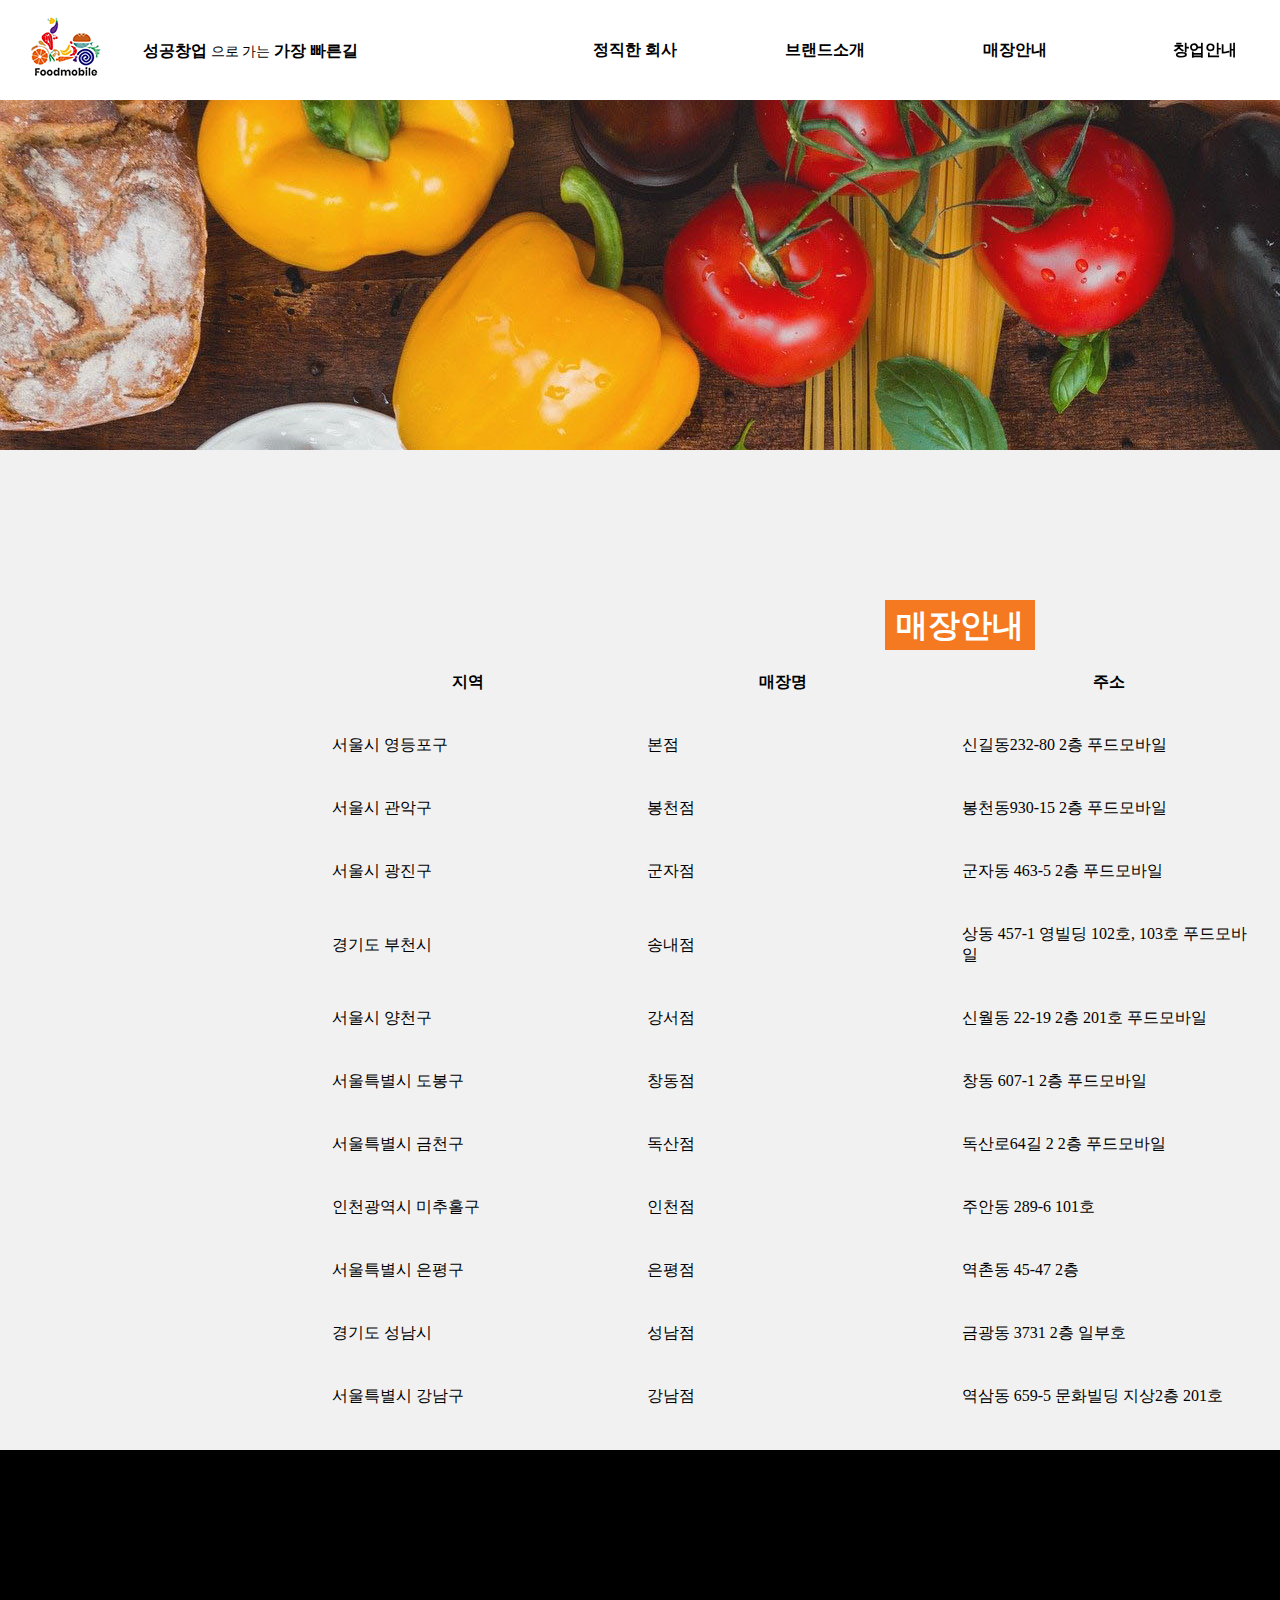
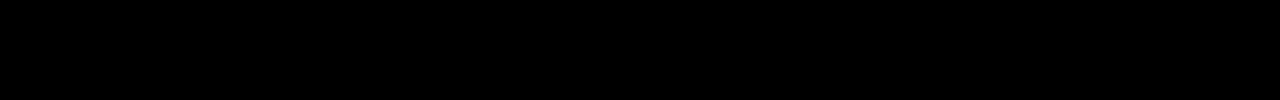
<file: place.html>
<!DOCTYPE html>
<html lang="en">
<head>
    <meta charset="UTF-8">
    <meta name="viewport" content="width=device-width, initial-scale=1.0">
    <script src="https://ajax.googleapis.com/ajax/libs/jquery/3.5.1/jquery.min.js"></script>
    <link rel="stylesheet" href="./css/place.css">
    <title>매장안내</title>
    
</head>
<body>
    <header>
        <div>
            <h1><a href="./index.html"><img src="./image/logo.png" alt=""></a></h1>
            <div class="text">
                <ul>
                    <li><h3>성공창업</h3></li>
                    <li>으로 가는</li>
                    <li><h3>가장 빠른길</h3></li>
                </ul>
            </div>
            <div class="menu">
                <ul class="depth1">
                    <li>
                        <a href="./index.html">정직한 회사</a>
                        <ul class="depth2">
                            <li><a href="./ceo.html">CEO인사말</a></li>
                            <li><a href="./company.html">회사소개</a></li>
                            <li><a href="./bici.html">BI.CI</a></li>
                            <li><a href="./road.html">오시는길</a></li>
                        </ul> 
                    </li>
                    <li class="menu_depth">
                        <a href="./menu.html">브랜드소개</a>
                        <ul class="depth2">
                            <li><a href="./menu.html"><img src="./image/logo1.png" style="margin-top: 10px;"> 레전드 고기한상</a></li>
                            <li><a href="./menu2.html"><img src="./image/logo2.png" alt=""> 긴말하지 않겠다 냉면</a></li>
                            <li><a href="./menu3.html"><img src="./image/logo3.png"> 알밥왕</a></li>
                            <li><a href="./menu4.html"><img src="./image/logo4.png" alt=""> 할머니레시피 & 직화</a></li>
                            <li><a href="./menu5.html"><img src="./image/logo5.png" alt=""> 로얄분식</a></li>
                            <li><a href="./menu6.html"><img src="./image/logo6.png" alt=""> 불난집 생선구이</a></li>
                        </ul>
                    </li>
                    <li><a href="./place.html">매장안내</a></li>
                    <li><a href="./info.html">창업안내</a></li>
                </ul>
            </div>
        </div>
    </header>

    <section id="visual">
        <div class="visual_img">
            <img src="./image/visual.jpg" alt="">
        </div>
    </section>

    <section id="content">
        <div>
            <h1>매장안내</h1>
            <table>
                <thead>
                    <th class="first">지역</th>
                    <th class="second">매장명</th>
                    <th class="adress">주소</th>
                    <th class="phone">전화번호</th>
                </thead>
                
                <tr>
                    <td class="first">서울시 영등포구</td>
                    <td class="second">본점</td>
                    <td class="adress">신길동232-80 2층 푸드모바일</td>
                    <td class="phone">1600-4342</td>
                </tr>
                <tr>
                    <td class="first">서울시 관악구</td>
                    <td class="second">봉천점</td>
                    <td class="adress">봉천동930-15 2층 푸드모바일</td>
                    <td class="phone">02-884-7779</td>
                </tr>
                <tr>
                    <td class="first">서울시 광진구</td>
                    <td class="second">군자점</td>
                    <td class="adress">군자동 463-5 2층 푸드모바일</td>
                    <td class="phone">02-884-7779</td>
                </tr>
                <tr>
                    <td class="first">경기도 부천시</td>
                    <td class="second">송내점</td>
                    <td class="adress">상동 457-1 영빌딩 102호, 103호 푸드모바일</td>
                    <td class="phone">032-325-3323</td>
                </tr>
                <tr>
                    <td class="first">서울시 양천구</td>
                    <td class="second">강서점</td>
                    <td class="adress">신월동 22-19 2층 201호 푸드모바일</td>
                    <td class="phone">02-2606-5544</td>
                </tr>
                <tr>
                    <td class="first">서울특별시 도봉구</td>
                    <td class="second">창동점</td>
                    <td class="adress">창동 607-1 2층 푸드모바일</td>
                    <td class="phone">02-994-1844</td>
                </tr>
                <tr>
                    <td class="first">서울특별시 금천구</td>
                    <td class="second">독산점</td>
                    <td class="adress">독산로64길 2 2층 푸드모바일</td>
                    <td class="phone">02-805-7949</td>
                </tr>
                <tr>
                    <td class="first">인천광역시 미추홀구</td>
                    <td class="second">인천점</td>
                    <td class="adress">주안동 289-6 101호</td>
                    <td class="phone">032-435-0113</td>
                </tr>
                <tr>
                    <td class="first">서울특별시 은평구</td>
                    <td class="second">은평점</td>
                    <td class="adress">역촌동 45-47 2층</td>
                    <td class="phone">02-356-7998</td>
                </tr>
                <tr>
                    <td class="first">경기도 성남시</td>
                    <td class="second">성남점</td>
                    <td class="adress">금광동 3731 2층 일부호</td>
                    <td class="phone">02-805-7949</td>
                </tr>
                <tr>
                    <td class="first">서울특별시 강남구</td>
                    <td class="second">강남점</td>
                    <td class="adress">역삼동 659-5 문화빌딩 지상2층 201호</td>
                    <td class="phone">02-556-0710</td>
                </tr>
                <tr>
                    <td class="first">서울특별시 강남구</td>
                    <td class="second">보문점</td>
                    <td class="adress">독산로64길 2 2층 푸드모바일</td>
                    <td class="phone">02-556-0710</td>
                </tr>
            </table>
        </div>
    </section>

    <footer id="main_footer">
        <div>
            <p>주소: 서울특별시 영등포구 신길동 가마산로 71길 19, 1층</p>
            <p>TEL: 1600-4342 | e-mail: nodoubt1111@naver.com</p>
            <p>사업자등록번호: 799-81-01582 | 대표: 조항돈</p>
            <span>Coptright©2020 푸드모바일 All right reserved.</span>
        </div>
    </footer>
</body>
</html>
</file>
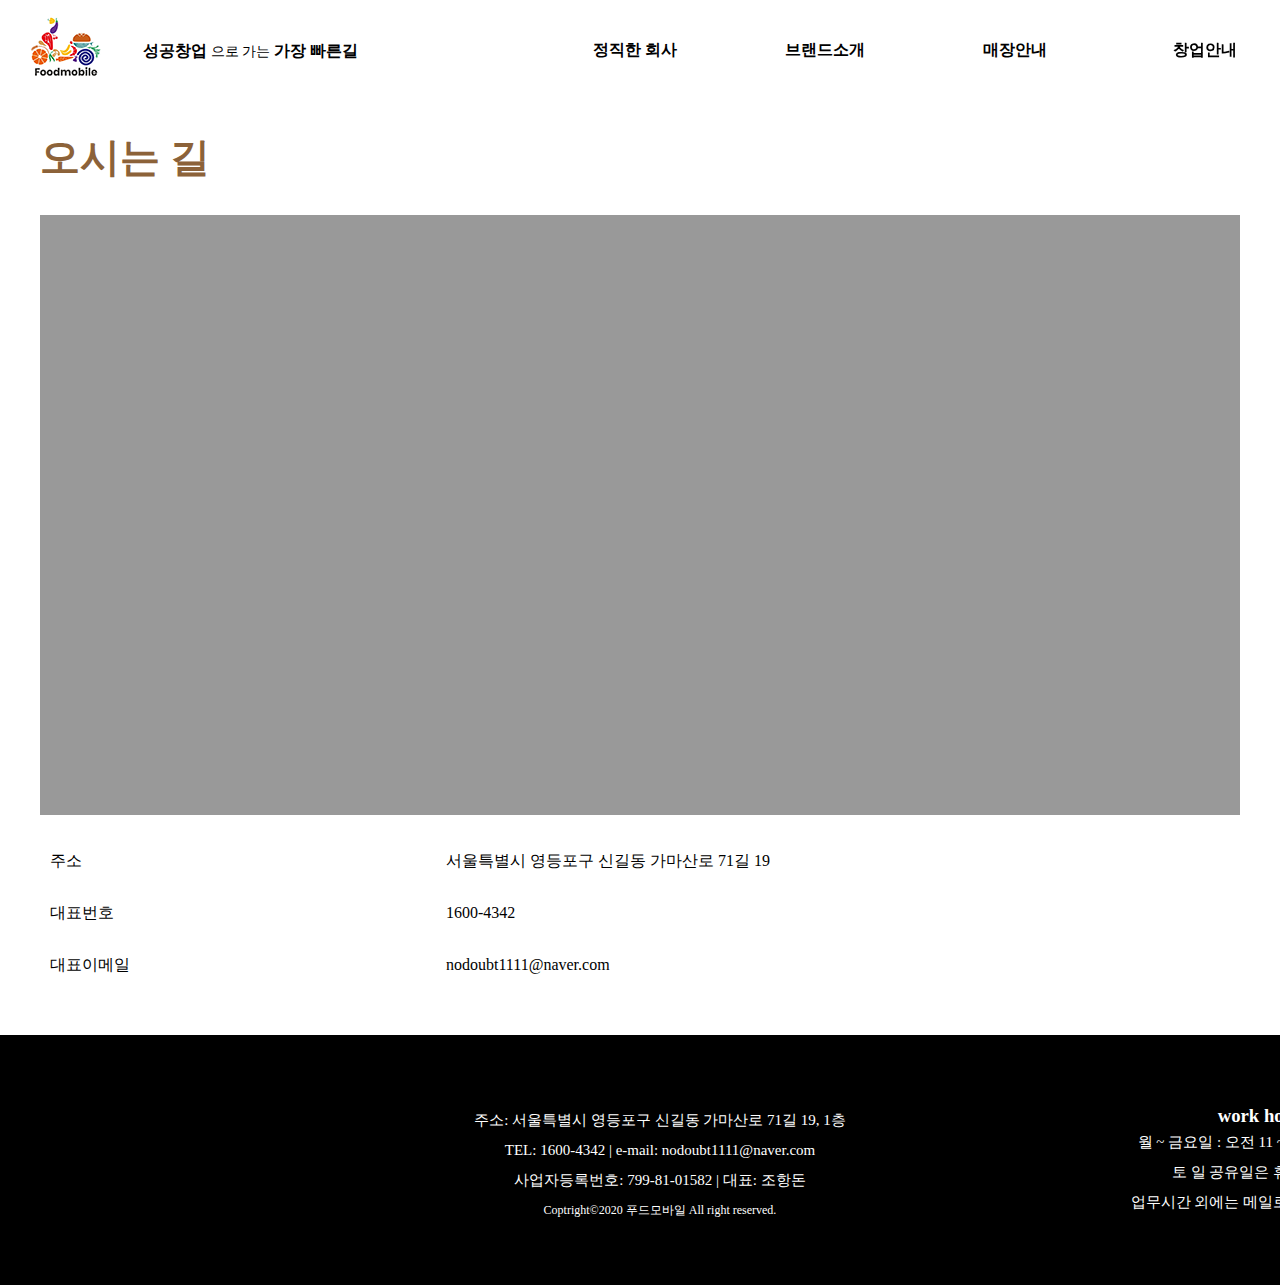
<file: road.html>
<!DOCTYPE html>
<html lang="en">
<head>
    <meta charset="UTF-8">
    <meta name="viewport" content="width=device-width, initial-scale=1.0">
    <title>오시는길</title>
    <link rel="stylesheet" href="./css/road.css">
</head>
<body>
    <header>
        <div>
            <h1><a href="./index.html"><img src="./image/logo.png" alt=""></a></h1>
            <div class="text">
                <ul>
                    <li><h3>성공창업</h3></li>
                    <li>으로 가는</li>
                    <li><h3>가장 빠른길</h3></li>
                </ul>
            </div>
            <div class="menu">
                <ul class="depth1">
                    <li>
                        <a href="./index.html">정직한 회사</a>
                        <ul class="depth2">
                            <li><a href="./ceo.html">CEO인사말</a></li>
                            <li><a href="./company.html">회사소개</a></li>
                            <li><a href="./bici.html">BI.CI</a></li>
                            <li><a href="./road.html">오시는길</a></li>
                        </ul>
                      
                    </li>
                    <li class="menu_depth">
                        <a href="./menu.html">브랜드소개</a>
                        <ul class="depth2">
                            <li><a href="./menu.html"><img src="./image/logo1.png" style="margin-top: 10px;"> 레전드 고기한상</a></li>
                            <li><a href="./menu2.html"><img src="./image/logo2.png" alt=""> 긴말하지 않겠다 냉면</a></li>
                            <li><a href="./menu3.html"><img src="./image/logo3.png"> 알밥왕</a></li>
                            <li><a href="./menu4.html"><img src="./image/logo4.png" alt=""> 할머니레시피 & 직화</a></li>
                            <li><a href="./menu5.html"><img src="./image/logo5.png" alt=""> 로얄분식</a></li>
                            <li><a href="./menu6.html"><img src="./image/logo6.png" alt=""> 불난집 생선구이</a></li>
                        </ul>
                    </li>
                    <li><a href="./place.html">매장안내</a></li>
                    <li>
                        <a href="./info.html">창업안내</a>
                        <ul class="depth2">
                            <li><a href="./info.html">창업절차</a></li>
                            <li><a href="./submit.html">창업문의</a></li>
                        </ul>
                    </li>
                </ul>
            </div>
        </div>
    </header>
    <section id="content">
        <h1 class="title">오시는 길</h1>
        <div class="map">
            <!-- * 카카오맵 - 지도퍼가기 -->
            <!-- 1. 지도 노드 -->
            <div id="daumRoughmapContainer1601976397702" class="root_daum_roughmap root_daum_roughmap_landing"></div>

            <!--
                2. 설치 스크립트
                * 지도 퍼가기 서비스를 2개 이상 넣을 경우, 설치 스크립트는 하나만 삽입합니다.
            -->
            <script charset="UTF-8" class="daum_roughmap_loader_script" src="https://ssl.daumcdn.net/dmaps/map_js_init/roughmapLoader.js"></script>

            <!-- 3. 실행 스크립트 -->
            <script charset="UTF-8">
                new daum.roughmap.Lander({
                    "timestamp" : "1601976397702",
                    "key" : "22bto",
                    "mapWidth" : "1200",
                    "mapHeight" : "600"
                }).render();
            </script>
        </div>
    </section>
    <div class="info">
        <table class="text" cellpadding="0" cellspacing="0" style="line-height: 26px; width: 1200px;">
            <tbody>
                <tr style="border: 1px solid #8c6239;">
                    <td style="font-weight: 400; width: 33%; padding: 13px 10px;">주소</td>
                    <td style="width: 67%;padding: 13px 10px;">서울특별시 영등포구 신길동 가마산로 71길 19</td>
                </tr>
                <tr>
                    <td style="font-weight: 400; width: 33%; padding: 13px 10px;">대표번호</td>
                    <td style="width: 67%;padding: 13px 10px;">1600-4342</td>
                </tr>
                <tr style="border-bottom: 1px solid #8c6239; border-top: 1px solid #f7f0e4;">
                    <td style="font-weight: 400; width: 33%; padding: 13px 10px;">대표이메일</td>
                    <td style="width: 67%;padding: 13px 10px;">nodoubt1111@naver.com</td>
                </tr>
            </tbody>
        </table>
    </div>
    <footer id="main_footer">
        <div class="footer-wap">
            <div class="first">
                <p>주소: 서울특별시 영등포구 신길동 가마산로 71길 19, 1층</p>
                <p>TEL: 1600-4342 | e-mail: nodoubt1111@naver.com</p>
                <p>사업자등록번호: 799-81-01582 | 대표: 조항돈</p>
                <span>Coptright©2020 푸드모바일 All right reserved.</span>
            </div>
            <div class="second">
                <h3>work hour</h3>
                <p>월 ~ 금요일 : 오전 11 ~ 오후 08시까지</p>
                <p>토 일 공유일은 휴뮤입니다</p>
                <p>업무시간 외에는 메일로 문의 바랍니다.</p>
            </div>
        </div>
        
    </footer>
</body>
</html>
</file>
<file: css/style.css>
@import url('./reset.css');

body{
    /* position: relative; */
    font-size: 1em;
    font-family: sans-serif;
  }
  button,label,input{
    padding: 5px 8px;
    font-size: 1em;
  }
  /* 팝업창(비표시) */
  .popup2{
    background: #ff0;
    position: absolute;
    top: 20%; left: 10%;
    width: 300px;
    border: 1px solid #ddd;
    box-shadow: 2px 2px 10px rgba(0,0,0,0.3);
    margin-bottom: 20px;
    display: none;
  }
  
  /*  팝업창 표시*/
  .popup2.on{
    display: block;
  }
  .popup2 > div:first-child{ padding: 10px;}
  .popup_footer2{
    position: relative;
    padding: 10px;
    background: #fff;
    font-size: 14px;
  }
  .popup_footer2 > .popup_close2{
    position: absolute;
    right: 0; top: 0;
    height: 100%;
    border: none;
    background: #eee;
    font-weight: bold;
  }
  .popup_txt2{
    margin-top: 20px;
    margin-bottom: 20px;
  }
  /* 팝업창(비표시) */
  .popup2{
    background: #ff0;
    position: absolute;
    top: 20%; left: 10%;
    width: 300px;
    border: 1px solid #ddd;
    box-shadow: 2px 2px 10px rgba(0,0,0,0.3);
    margin-bottom: 20px;
    display: none;
  }
  
  /*  팝업창 표시*/
  .popup.on2{
    display: block;
  }
  .popup2 > div:first-child{ padding: 10px;}
  .popup_footer2{
    position: relative;
    padding: 10px;
    background: #fff;
    font-size: 14px;
  }
  .popup_footer2 > .popup_close2{
    position: absolute;
    right: 0; top: 0;
    height: 100%;
    border: none;
    background: #eee;
    font-weight: bold;
  }
  .popup_txt2{
    margin-top: 20px;
    margin-bottom: 20px;
  }

#visual {
    width: 1920px;
    /* height: 2880px; */
    overflow: hidden;
    background: #f57921;
}
#visual > .main_visual {
    width: 1920px;
    margin-top: 100px;
    box-sizing: border-box;
    overflow: hidden;
}
#visual > .main_visual > img {
    width: 1920px;
    display: block;
}
#visual > .main_visual2  {
    width: 1920px;
    /* height: 1700px; */
    overflow: hidden;
}
#visual > .main_visual2 > img {
    width: 1920px;
    display: block;
}
#visual > .main_visual2 > .text {
    width: 10px;
    height: 100px;
    position: absolute;
    top: 1810px;
    left: 625px;
    background: #000;
    text-align: center;
    overflow: hidden;
}
#visual > .main_visual2 > .text > h1 {
    font-size: 50px;
    color: #fff;
}

#content > .content_img {
    width: 1920px;
    /* height: 2150px; */
    overflow: hidden;
}
#content > .content_img > img {
    width: 100%;
    display: block;
}
#content > .map {
    width: 1920px;
    height: 1200px;
}
 #layer_pop {
    margin-top: 100px;
    width: 500px;
    height: 680px;
    background: #666;
    overflow: hidden;
 }
 #layer_pop > .pop {
   text-align: center;
 }
 #layer_pop > .pop > input {
    width: 30px;
    margin-top: 13px;
 }
#layer_pop > .pop a {
  padding: 3px;
  border-radius: 5px;
  margin-left: 10px;
  background: #fff;
} 
 #div_laypopup2 {
     width: 500px;
     height: 680px;
     background: #fff;
 }
 #div_laypopup2 > input {
     margin-top: 15px;
     /* color: #3d3d3d; */
 }

 .link {
    width: 60px;
    height: 60px;
    background: #fff;
    position: fixed;
    right: 100px;
    bottom: 50px;
    border-radius: 50px;
    text-align: center;
    display: none;
    cursor: pointer;
    box-shadow: 2px 1px 5px 1px grey;
 }
 .link > .top {
    line-height: 60px;
    color: #000;
    font-weight: bold;
 }
</file>
<file: css/ceo.css>
@import url('./reset.css');
#content {
    width: 1920px;
    overflow: hidden;
}
#content > div {
    width: 1200px;
    height: 1200px;
    margin: 0 auto;
    margin-top: 100px;
    background: #999;
}
</file>
<file: css/menu.css>
@import url('./reset.css');
#visual {
    overflow: hidden;
}
#visual > .slider {
    width: 1920px;
    height: 600px;
    margin-top: 100px;
    background: #666;
    position: relative;
    /* border: 2px solid red; */
}
#visual > .slider img {
    position: absolute;
    left: 0; top: 0;
}
.indicator {
    position: absolute;
    /* border: 1px solid red; */
    text-align: center;
    width: 100px;
    left: 50%;
    margin-left: -50px;
    bottom: 10px;
}
.indicator > a {
    width: 10px; height: 10px;
    background: #666;
    display: inline-block;
    text-decoration: none;
    border-radius: 50%;
    opacity: 0.8;
}
.indicator > a.on {
    background: #eee;
}

#info {
    width: 1700px;
    height: 1000px;
    margin: 0 auto;
    overflow: hidden;
}

#info > #gnb {
    width: 1200px;
    height: 100px;
    margin: 0 auto;
    margin-top: 50px;
    margin-bottom: 30px;
    text-align: center;
}
#info > #gnb > ul > li {
    margin-top: 30px;
    display: inline-block;
    border: 1px solid rgb(194, 194, 194);
    border-radius: 10px;
    padding: 10px;
    margin-left: 5px;
}
#info > #gnb > ul > li:hover {
    border: 1px solid #ee6f14;
    transition: 0.2s;
}
#info > #gnb > ul > li a:hover {
    color: #ee6f14;
    transition: 0.2s;
}
#info > #gnb > ul > li a {
    color: rgb(194, 194, 194);
    padding: 20px;
}
#info > #gnb > ul > li:first-child {
    border: 1px solid #ee6f14;
}
#info > #gnb > ul > li:first-child a {
    color: #ee6f14;
}
#info > .menu_list {
    width: 1400px;
    margin: 0 auto;
    overflow: hidden;
}
#info > .menu_list > .menu_img {
    width: 700px;
    height: 700px;
    background: #666;
    float: left;
    overflow: hidden;
}
#info > .menu_list > .menu_img > img {
    width: 100%;
}
#info > .menu_list > .menu_text {
    width: 700px;
    height: 700px;
    /* background: #888; */
    float: right;
}

#info > .menu_list > .menu_text > h3 {
    font-size: 40px;
    padding: 30px;
}
#info > .menu_list > .menu_text > .text_info {
    width: 500px;
    height: 100px;
    margin-top: 20px;
    margin-bottom: 50px;
    background: rgb(238, 238, 238);
    margin-left: 30px;
    border: 1px solid rgb(185, 185, 185);
    /* border-radius: 5px; */
}
#info > .menu_list > .menu_text > .text_info p {
    padding-left: 20px;
    line-height: 30px;
    font-size: 18px;
    padding-top: 15px;
    /* font-weight: bold; */
    font-weight: bold;
    color: #000;
}
#info > .menu_list > .menu_text > .text_info p span {
    background: #ff3d3d;
    color: #fff;
}
#info > .menu_list > .menu_text > .img {
    width: 700px;
    height: 800px;
    text-align: center;
    margin-top: 40px;
    overflow: hidden;
    margin-left: 30px;
}
#info > .menu_list > .menu_text > .img > li {
    position: relative;
    width: 200px;
    height: 200px;
    background:#231816;
    float: left;
    margin-right: 20px;
    margin-bottom: 20px;
    overflow: hidden;
    border-radius: 5px;
}
#info > .menu_list > .menu_text > .img > li:last-child img {
    width: 150px;
    height: 150px;
    margin-top: 20px;
}
#info > .menu_list > .menu_text > .img > li:nth-child(3) {
    margin-right: 0;
}
#info > .menu_list > .menu_text > .img > li:hover {
    cursor: pointer;
    background: #000;
}
.menu_text > .img > li > .text {
    position: absolute;
    width: 100%; height: 100%;
    left: 0; top: 0;
    background: #000;
    opacity: 0.8;
    display: none;
    margin: auto;
}
.menu_text > .img > li > .text > h4 {
    color: #fff;
    margin-top: 80px;
}
#info > .menu_list > .menu_text > .img > li:hover > .text {
    display: inline;
}
.menu_text > .img > li img { transition: 0.5s;}
.menu_text > .img > li:hover img { transform: scale(1.2);}

#content {
    width: 1920px;
    height: 3200px;
    background: #666;
    /* margin-bottom: 50px; */
    overflow: hidden;
}
#content > .legend {
    width: 1920px;
    height: 1800px;
    background: #999;
    margin: 0 auto;
}
#content > .review {
    width: 1920px;
    height: 1400px;
}

#menu {
    width: 1920px;
    height: 4000px;
    overflow: hidden;
    background: #f9eec8;
}

.link {
    width: 60px;
    height: 60px;
    background: #fff;
    position: fixed;
    right: 100px;
    bottom: 50px;
    border-radius: 50px;
    text-align: center;
    display: none;
    cursor: pointer;
    box-shadow: 2px 1px 5px 1px grey;
 }
 .link > .top {
    line-height: 60px;
    color: #000;
    font-weight: bold;
 }
</file>
<file: css/menu2.css>
@import url('./reset.css');
#visual {
    overflow: hidden;
}
#visual > .slider {
    width: 1920px;
    height: 600px;
    margin-top: 100px;
    background: #666;
    position: relative;
    /* border: 2px solid red; */
}
#visual > .slider img {
    position: absolute;
    left: 0; top: 0;
}
.indicator {
    position: absolute;
    /* border: 1px solid red; */
    text-align: center;
    width: 100px;
    left: 50%;
    margin-left: -50px;
    bottom: 10px;
}
.indicator > a {
    width: 10px; height: 10px;
    background: #666;
    display: inline-block;
    text-decoration: none;
    border-radius: 50%;
    opacity: 0.8;
}
.indicator > a.on {
    background: #eee;
}
#info {
    width: 1700px;
    height: 1000px;
    margin: 0 auto;
    overflow: hidden;
}

#info > #gnb {
    width: 1200px;
    height: 100px;
    margin: 0 auto;
    margin-top: 50px;
    margin-bottom: 30px;
    text-align: center;
}
#info > #gnb > ul > li {
    margin-top: 30px;
    display: inline-block;
    border: 1px solid rgb(194, 194, 194);
    border-radius: 10px;
    padding: 10px;
    margin-left: 5px;
}
#info > #gnb > ul > li:hover {
    border: 1px solid #ee6f14;
    transition: 0.2s;
}
#info > #gnb > ul > li a:hover {
    color: #ee6f14;
    transition: 0.2s;
}
#info > #gnb > ul > li a {
    color: rgb(194, 194, 194);
    padding: 20px;
}
#info > #gnb > ul > .rlsakf a {
    color: #ee6f14;
}
#info > #gnb > ul > .rlsakf {
    border: 1px solid #ee6f14;
}
#info > .menu_list {
    width: 1400px;
    margin: 0 auto;
    overflow: hidden;
}
#info > .menu_list > .menu_img {
    width: 700px;
    height: 700px;
    background: #666;
    float: left;
    overflow: hidden;
}
#info > .menu_list > .menu_img > img {
    width: 100%;
}
#info > .menu_list > .menu_text {
    width: 700px;
    height: 700px;
    /* background: #888; */
    float: right;
}
#info > .menu_list > .menu_text h3 {
    font-size: 35px;
    padding: 30px;
}
#info > .menu_list > .menu_text > .text_info {
    width: 500px;
    height: 150px;
    background: rgb(238, 238, 238);
    margin-left: 30px;
    border: 1px solid rgb(185, 185, 185);
    /* border-radius: 5px; */
}
#info > .menu_list > .menu_text > .text_info p {
    padding-left: 20px;
    line-height: 30px;
    font-size: 18px;
    padding-top: 15px;
    font-weight: bold;
    /* color: rgb(141, 141, 141); */
}
#info > .menu_list > .menu_text > .text_info p span {
    background: #ff3d3d;
    color: #fff;
}
#info > .menu_list > .menu_text > .img {
    width: 700px;
    height: 800px;
    text-align: center;
    margin-top: 40px;
    overflow: hidden;
    margin-left: 30px;
}
#info > .menu_list > .menu_text > .img > li {
    position: relative;
    width: 200px;
    height: 200px;
    background:#666;
    float: left;
    margin-right: 20px;
    margin-bottom: 20px;
    overflow: hidden;
    border-radius: 5px;
}
#info > .menu_list > .menu_text > .img > li:nth-child(3) {
    margin-right: 0;
}
#info > .menu_list > .menu_text > .img > li:hover {
    cursor: pointer;
    background: #000;
}
.menu_text > .img > li > .text {
    position: absolute;
    width: 100%; height: 100%;
    left: 0; top: 0;
    background: #000;
    opacity: 0.8;
    display: none;
    margin: auto;
}
.menu_text > .img > li > .text > h4 {
    color: #fff;
    margin-top: 80px;
}
#info > .menu_list > .menu_text > .img > li:hover > .text {
    display: inline;
}
.menu_text > .img > li img { transition: 0.5s;}
.menu_text > .img > li:hover img { transform: scale(1.2);}

#content > div:first-child {
    width: 1920px;
    height: 1700px;
}
#content > div:last-child {
    width: 1920px;
    height: 2300px;
}

.link {
    width: 60px;
    height: 60px;
    background: #fff;
    position: fixed;
    right: 100px;
    bottom: 50px;
    border-radius: 50px;
    text-align: center;
    display: none;
    cursor: pointer;
    box-shadow: 2px 1px 5px 1px grey;
 }
 .link > .top {
    line-height: 60px;
    color: #000;
    font-weight: bold;
 }
</file>
<file: css/menu3.css>
@import url('./reset.css');
#visual {
    overflow: hidden;
}
#visual > .slider {
    width: 1920px;
    height: 600px;
    margin-top: 100px;
    background: #666;
    position: relative;
    /* border: 2px solid red; */
}
#visual > .slider img {
    position: absolute;
    left: 0; top: 0;
}
.indicator {
    position: absolute;
    /* border: 1px solid red; */
    text-align: center;
    width: 100px;
    left: 50%;
    margin-left: -50px;
    bottom: 10px;
}
.indicator > a {
    width: 10px; height: 10px;
    background: #666;
    display: inline-block;
    text-decoration: none;
    border-radius: 50%;
    opacity: 0.8;
}
.indicator > a.on {
    background: #eee;
}

#info {
    width: 1700px;
    height: 1000px;
    margin: 0 auto;
    overflow: hidden;
}

#info > #gnb {
    width: 1200px;
    height: 100px;
    margin: 0 auto;
    margin-top: 50px;
    margin-bottom: 30px;
    text-align: center;
}
#info > #gnb > ul > li {
    margin-top: 30px;
    display: inline-block;
    border: 1px solid rgb(194, 194, 194);
    border-radius: 10px;
    padding: 10px;
    margin-left: 5px;
}
#info > #gnb > ul > li:hover {
    border: 1px solid #ee6f14;
    transition: 0.2s;
}
#info > #gnb > ul > li a:hover {
    color: #ee6f14;
    transition: 0.2s;
}
#info > #gnb > ul > li a {
    color: rgb(194, 194, 194);
    padding: 20px;
}
#info > #gnb > ul > .djfzms a {
    color: #ee6f14;
}
#info > #gnb > ul > .djfzms {
    border: 1px solid #ee6f14;
}
#info > .menu_list {
    width: 1400px;
    margin: 0 auto;
    overflow: hidden;
}
#info > .menu_list > .menu_img {
    width: 700px;
    height: 700px;
    background: #666;
    float: left;
    overflow: hidden;
}
#info > .menu_list > .menu_img > img {
    width: 100%;
}
#info > .menu_list > .menu_text {
    width: 700px;
    height: 700px;
    /* background: #888; */
    float: right;
}
#info > .menu_list > .menu_text h3 {
    font-size: 30px;
    padding: 30px;
}
#info > .menu_list > .menu_text > .text_info {
    width: 500px;
    height: 120px;
    background: rgb(238, 238, 238);
    margin-left: 30px;
    border: 1px solid rgb(185, 185, 185);
    /* border-radius: 5px; */
}
#info > .menu_list > .menu_text > .text_info p {
    padding-left: 20px;
    line-height: 30px;
    font-size: 18px;
    padding-top: 15px;
    /* font-weight: bold; */
    color: rgb(141, 141, 141);
}
#info > .menu_list > .menu_text > .img {
    width: 700px;
    height: 800px;
    text-align: center;
    margin-top: 40px;
    overflow: hidden;
    margin-left: 30px;
}
#info > .menu_list > .menu_text > .img > li {
    position: relative;
    width: 200px;
    height: 200px;
    background:#666;
    float: left;
    margin-right: 20px;
    margin-bottom: 20px;
    overflow: hidden;
    border-radius: 5px;
}
#info > .menu_list > .menu_text > .img > li:nth-child(3) {
    margin-right: 0;
}
#info > .menu_list > .menu_text > .img > li:hover {
    cursor: pointer;
    background: #000;
}
.menu_text > .img > li > .text {
    position: absolute;
    width: 100%; height: 100%;
    left: 0; top: 0;
    background: #000;
    opacity: 0.8;
    display: none;
    margin: auto;
}
.menu_text > .img > li > .text > h4 {
    color: #fff;
    margin-top: 80px;
}
#info > .menu_list > .menu_text > .img > li:hover > .text {
    display: inline;
}
.menu_text > .img > li img { transition: 0.5s;}
.menu_text > .img > li:hover img { transform: scale(1.2);}

.link {
    width: 60px;
    height: 60px;
    background: #fff;
    position: fixed;
    right: 100px;
    bottom: 50px;
    border-radius: 50px;
    text-align: center;
    display: none;
    cursor: pointer;
    box-shadow: 2px 1px 5px 1px grey;
 }
 .link > .top {
    line-height: 60px;
    color: #000;
    font-weight: bold;
 }

 #content > .content_img {
     width: 1920px;
     height: 4500px;
 }

 #content > .menu {
    width: 1200px;
    height: 330px;
    margin: 0 auto;
    /* background: #000; */
    text-align: center;
    position: absolute;
    top: 5300px;
    left: 360px;
 }
 #content > .menu > #TopSlider {
     width: 1080px;
     margin: 0 auto;
 }
 #content > .menu > #TopSliderBtn {
     width: 1080px;
     margin: 0 auto;
     margin-top: 20px;
 }
 #content > .menu > #TopSliderBtn > ul a {
     text-align: center;
 }

 ul,li { list-style:none; }
 #TopSlider {
     width:1080px; 
     height:600px;
     border:1px solid #d2d2d2;
}
 #TopSlider div {
     width:1080px;
     height:600px; 
     float:left; 
     visibility:hidden; 
     position:absolute;
}

 #ul_btns {
     width:500px;
     margin: 0 auto;
     overflow: hidden;
     /* border:1px solid #e0e0e0; */
}
 #ul_btns a {
     float:left; 
     /* display: inline-block; */
     width:100px;
     height: 100px;
     margin-left: 10px;
     border:1px solid #e0e0e0;
}
 #ul_btns .on { 
     background-color:red; 
     border: 5px solid orange;
     overflow: hidden;
     /* box-sizing: border-box; */
}
#ul_btns a img {
    width: 100px;
    /* height: 200px; */
}
</file>
<file: css/menu4.css>
@import url('./reset.css');
#visual {
    overflow: hidden;
}
#visual > .menu {
    width: 100%;
    height: 350px;
    background: #f57921;
    background-size: cover;
    background-image: url('../image/bg.jpg');
    margin-top: 100px;
}
#visual > .menu h1 {
    line-height: 350px;
    color: #fff;
    text-align: center;
    font-size: 40px;
}
#visual > .content {
    width: 100%;
    height: 500px;
}
#visual > .content > .left {
    width: 50%;
    height: 600px;
    float: left;
    background: rgb(255, 166, 0);
}
#visual > .content > .right {
    width: 50%;
    height: 600px;
    float: right;
    background: #fff;
}

#info {
    width: 1700px;
    height: 1000px;
    margin: 0 auto;
    overflow: hidden;
}

#info > #gnb {
    width: 1200px;
    height: 100px;
    margin: 0 auto;
    margin-top: 50px;
    margin-bottom: 30px;
    text-align: center;
}
#info > #gnb > ul > li {
    margin-top: 30px;
    display: inline-block;
    border: 1px solid rgb(194, 194, 194);
    border-radius: 10px;
    padding: 10px;
    margin-left: 5px;
}
#info > #gnb > ul > li:hover {
    border: 1px solid #ee6f14;
    transition: 0.2s;
}
#info > #gnb > ul > li a:hover {
    color: #ee6f14;
    transition: 0.2s;
}
#info > #gnb > ul > li a {
    color: rgb(194, 194, 194);
    padding: 20px;
}
#info > #gnb > ul > .wlrghk a {
    color: #ee6f14;
}
#info > #gnb > ul > .wlrghk {
    border: 1px solid #ee6f14;
}
#info > .menu_list {
    width: 1400px;
    margin: 0 auto;
    overflow: hidden;
}
#info > .menu_list > .menu_img {
    width: 700px;
    height: 700px;
    background: #666;
    float: left;
    overflow: hidden;
}
#info > .menu_list > .menu_img > img {
    width: 100%;
}
#info > .menu_list > .menu_text {
    width: 700px;
    height: 700px;
    /* background: #888; */
    float: right;
}
#info > .menu_list > .menu_text h3 {
    font-size: 30px;
    padding: 30px;
}
#info > .menu_list > .menu_text p {
    padding-left: 30px;
    line-height: 30px;
    font-size: 18px;
}
#info > .menu_list > .menu_text > .img {
    width: 700px;
    height: 800px;
    text-align: center;
    margin-top: 40px;
    overflow: hidden;
    margin-left: 30px;
}
#info > .menu_list > .menu_text > .img > li {
    position: relative;
    width: 200px;
    height: 200px;
    background:#666;
    float: left;
    margin-right: 20px;
    margin-bottom: 20px;
    overflow: hidden;
    border-radius: 5px;
}
#info > .menu_list > .menu_text > .img > li:nth-child(3) {
    margin-right: 0;
}
#info > .menu_list > .menu_text > .img > li:hover {
    cursor: pointer;
    background: #000;
}
.menu_text > .img > li > .text {
    position: absolute;
    width: 100%; height: 100%;
    left: 0; top: 0;
    background: #000;
    opacity: 0.8;
    display: none;
    margin: auto;
}
.menu_text > .img > li > .text > h4 {
    color: #fff;
    margin-top: 80px;
}
#info > .menu_list > .menu_text > .img > li:hover > .text {
    display: inline;
}
.menu_text > .img > li img { transition: 0.5s;}
.menu_text > .img > li:hover img { transform: scale(1.2);}
</file>
<file: css/menu5.css>
@import url('./reset.css');
#visual {
    overflow: hidden;
}
#visual > .menu {
    width: 100%;
    height: 350px;
    background: #f57921;
    background-size: cover;
    background-image: url('../image/bg.jpg');
    margin-top: 100px;
}
#visual > .menu h1 {
    line-height: 350px;
    color: #fff;
    text-align: center;
    font-size: 40px;
}
#visual > .content {
    width: 100%;
    height: 500px;
}
#visual > .content > .left {
    width: 50%;
    height: 600px;
    float: left;
    background: rgb(255, 166, 0);
}
#visual > .content > .right {
    width: 50%;
    height: 600px;
    float: right;
    background: #fff;
}

#info {
    width: 1700px;
    height: 1000px;
    margin: 0 auto;
    overflow: hidden;
}

#info > #gnb {
    width: 1200px;
    height: 100px;
    margin: 0 auto;
    margin-top: 50px;
    margin-bottom: 30px;
    text-align: center;
}
#info > #gnb > ul > li {
    margin-top: 30px;
    display: inline-block;
    border: 1px solid rgb(194, 194, 194);
    border-radius: 10px;
    padding: 10px;
    margin-left: 5px;
}
#info > #gnb > ul > li:hover {
    border: 1px solid #ee6f14;
    transition: 0.2s;
}
#info > #gnb > ul > li a:hover {
    color: #ee6f14;
    transition: 0.2s;
}
#info > #gnb > ul > li a {
    color: rgb(194, 194, 194);
    padding: 20px;
}
#info > #gnb > ul > .rmsu a {
    color: #ee6f14;
}
#info > #gnb > ul > .rmsu {
    border: 1px solid #ee6f14;
}
#info > .menu_list {
    width: 1400px;
    margin: 0 auto;
    overflow: hidden;
}
#info > .menu_list > .menu_img {
    width: 700px;
    height: 700px;
    background: #666;
    float: left;
    overflow: hidden;
}
#info > .menu_list > .menu_img > img {
    width: 100%;
}
#info > .menu_list > .menu_text {
    width: 700px;
    height: 700px;
    /* background: #888; */
    float: right;
}
#info > .menu_list > .menu_text h3 {
    font-size: 30px;
    padding: 30px;
}
#info > .menu_list > .menu_text p {
    padding-left: 30px;
    line-height: 30px;
    font-size: 18px;
}
#info > .menu_list > .menu_text > .img {
    width: 700px;
    height: 800px;
    text-align: center;
    margin-top: 40px;
    overflow: hidden;
    margin-left: 30px;
}
#info > .menu_list > .menu_text > .img > li {
    position: relative;
    width: 200px;
    height: 200px;
    background:#666;
    float: left;
    margin-right: 20px;
    margin-bottom: 20px;
    overflow: hidden;
    border-radius: 5px;
}
#info > .menu_list > .menu_text > .img > li:nth-child(3) {
    margin-right: 0;
}
#info > .menu_list > .menu_text > .img > li:hover {
    cursor: pointer;
    background: #000;
}
.menu_text > .img > li > .text {
    position: absolute;
    width: 100%; height: 100%;
    left: 0; top: 0;
    background: #000;
    opacity: 0.8;
    display: none;
    margin: auto;
}
.menu_text > .img > li > .text > h4 {
    color: #fff;
    margin-top: 80px;
}
#info > .menu_list > .menu_text > .img > li:hover > .text {
    display: inline;
}
.menu_text > .img > li img { transition: 0.5s;}
.menu_text > .img > li:hover img { transform: scale(1.2);}
</file>
<file: css/menu6.css>
@import url('./reset.css');
#visual {
    overflow: hidden;
}
#visual > .menu {
    width: 100%;
    height: 350px;
    background: #f57921;
    background-size: cover;
    background-image: url('../image/bg.jpg');
    margin-top: 100px;
}
#visual > .menu h1 {
    line-height: 350px;
    color: #fff;
    text-align: center;
    font-size: 40px;
}
#visual > .content {
    width: 100%;
    height: 500px;
}
#visual > .content > .left {
    width: 50%;
    height: 600px;
    float: left;
    background: rgb(255, 166, 0);
}
#visual > .content > .right {
    width: 50%;
    height: 600px;
    float: right;
    background: #fff;
}

#info {
    width: 1700px;
    height: 1000px;
    margin: 0 auto;
    overflow: hidden;
}

#info > #gnb {
    width: 1200px;
    height: 100px;
    margin: 0 auto;
    margin-top: 50px;
    margin-bottom: 30px;
    text-align: center;
}
#info > #gnb > ul > li {
    margin-top: 30px;
    display: inline-block;
    border: 1px solid rgb(194, 194, 194);
    border-radius: 10px;
    padding: 10px;
    margin-left: 5px;
}
#info > #gnb > ul > li:hover {
    border: 1px solid #ee6f14;
    transition: 0.2s;
}
#info > #gnb > ul > li a:hover {
    color: #ee6f14;
    transition: 0.2s;
}
#info > #gnb > ul > li a {
    color: rgb(194, 194, 194);
    padding: 20px;
}
#info > #gnb > ul > .todtjs a {
    color: #ee6f14;
}
#info > #gnb > ul > .todtjs {
    border: 1px solid #ee6f14;
}
#info > .menu_list {
    width: 1400px;
    margin: 0 auto;
    overflow: hidden;
}
#info > .menu_list > .menu_img {
    width: 700px;
    height: 700px;
    background: #666;
    float: left;
    overflow: hidden;
}
#info > .menu_list > .menu_img > img {
    width: 100%;
}
#info > .menu_list > .menu_text {
    width: 700px;
    height: 700px;
    /* background: #888; */
    float: right;
}
#info > .menu_list > .menu_text h3 {
    font-size: 30px;
    padding: 30px;
}
#info > .menu_list > .menu_text p {
    padding-left: 30px;
    line-height: 30px;
    font-size: 18px;
}
#info > .menu_list > .menu_text > .img {
    width: 700px;
    height: 800px;
    text-align: center;
    margin-top: 40px;
    overflow: hidden;
    margin-left: 30px;
}
#info > .menu_list > .menu_text > .img > li {
    position: relative;
    width: 200px;
    height: 200px;
    background:#666;
    float: left;
    margin-right: 20px;
    margin-bottom: 20px;
    overflow: hidden;
    border-radius: 5px;
}
#info > .menu_list > .menu_text > .img > li:nth-child(3) {
    margin-right: 0;
}
#info > .menu_list > .menu_text > .img > li:hover {
    cursor: pointer;
    background: #000;
}
.menu_text > .img > li > .text {
    position: absolute;
    width: 100%; height: 100%;
    left: 0; top: 0;
    background: #000;
    opacity: 0.8;
    display: none;
    margin: auto;
}
.menu_text > .img > li > .text > h4 {
    color: #fff;
    margin-top: 80px;
}
#info > .menu_list > .menu_text > .img > li:hover > .text {
    display: inline;
}
.menu_text > .img > li img { transition: 0.5s;}
.menu_text > .img > li:hover img { transform: scale(1.2);}
</file>
<file: css/place.css>
@import url('./reset.css');


#visual {
    width: 1920px;
    overflow: hidden;
}
#visual > .visual_img {
    width: 1920px;
    height: 350px;
    margin-top: 100px;
}


#content {
    width: 1920px;
    background: #f1f1f1;
}
#content > div {
    width: 1920px;
    height: 1000px;
    overflow: hidden;
}
#content > div > h1 {
    width: 150px;
    height: 50px;
    margin: 0 auto;
    margin-top: 150px;
    text-align: center;
    line-height: 50px;
    background: #f57921;
    color: #fff;
}
#content > div {
    width: 1300px;
    margin: 0 auto;
}
#content > div > .info {
    width: 1200px;
    margin: 0 auto;
    position: absolute;
}
#content > div > .info > table {
    width: 800px;
    margin: 0 auto;
    margin-top: 50px;
    text-align: center;
}
#content > div > .info > table,td,th {
    width: 1200px;
    padding: 20px;
    border-collapse: collapse;
    /* border-top: #000 solid 1px; */
}
#content > div > .info > table > thead th {
    /* background: #f57921; */
    color: #000 !important;
    border-top: #000 solid 1px !important;
    border-bottom: #000 solid 1px !important;
    font-size: 17px;
}
#content > div > .info > table .first {
    width: 300px;
    color: #854111;
    border-top: #000 ;
    border-bottom: #000 dotted 1px;
    /* background: #999; */
}
#content > div > .info > table .second {
    width: 100px;
    border-bottom: #000 dotted 1px;
}
#content > div > .info > table .adress {
    width: 800px;
    border-bottom: #000 dotted 1px;
}
#content > div > .info > table .phone {
    width: 200px;
    border-bottom: #000 dotted 1px;
}

tr {
    display: table-row;
    vertical-align: inherit;
}

#content > .button {
    width: 1200px;
    margin: 0 auto;
    text-align: center;
}
#content > .button > ul > li {
    display: inline-block;
    padding-top: 5px;
    padding-bottom: 5px;
    padding-left: 10px;
    padding-right: 10px;
    background: #999;
    margin-left: 10px;
    border-radius: 10px;
    border: 1px solid #000;
}
#content > .button > ul > li a {

    color: #fff;
}
</file>
<file: css/road.css>
@import url('./reset.css');
#content {
    overflow: hidden;
}
#content > .map {
    width: 1200px;
    height: 600px;
    margin: 0 auto;
    background: #999;
    margin-top: 30px;
}
#content > .title {
    width: 1200px;
    margin: 0 auto;
    margin-top: 130px;
    font-size: 40px;
    color: #8c6239;
}

.info {
    width: 1200px;
    height: 200px;
    margin: 0 auto;
    margin-top: 20px;
}
.info > div {
    width: 1200px;
    height: 1px;
    background: #8c6239;
}
</file>
